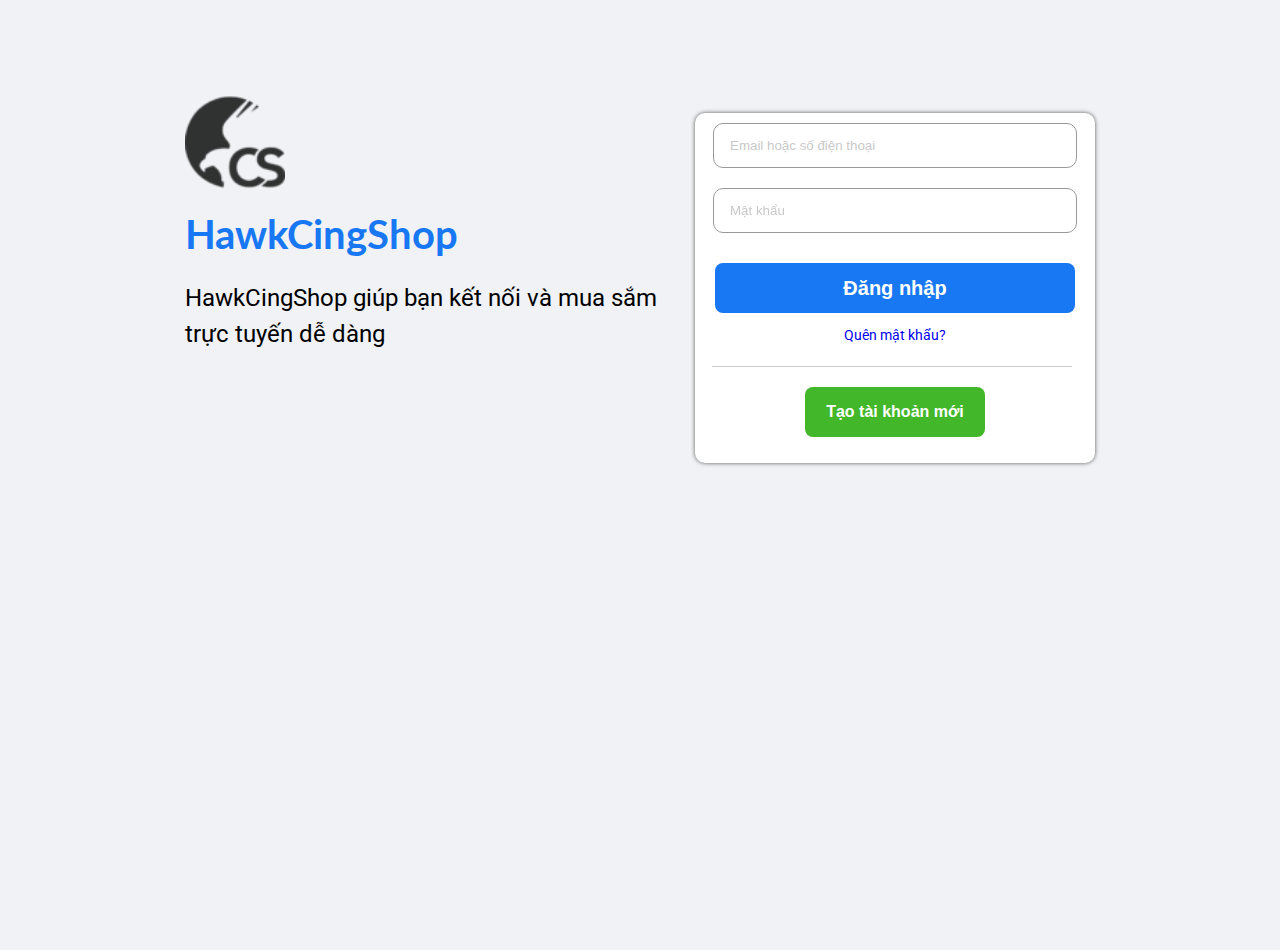
<file: index.html>
<!DOCTYPE html>
<html lang="en">
<head>
    <meta charset="UTF-8">
    <meta http-equiv="X-UA-Compatible" content="IE=edge">
    <meta name="viewport" content="width=device-width, initial-scale=1.0">
    <title>Hawk Cing Shop - Đăng nhập hoặc đăng ký</title>

    <!-- icon webpage -->
    <link rel="icon" href="/assets/icon/logoshop.png" type="image/gif">

    <!-- css -->
    <link rel="stylesheet" href="/css/main.css">


    <!-- fonts -->
    <link href="https://fonts.googleapis.com/css2?family=Roboto:ital,wght@0,300;0,400;0,500;0,700;0,900;1,400&display=swap" rel="stylesheet">
    <link href="https://fonts.googleapis.com/css2?family=Lato:ital,wght@1,900&family=Roboto:ital,wght@0,300;0,400;0,500;0,700;0,900;1,400&display=swap" rel="stylesheet">

    <!-- icon -->
    <link rel="stylesheet" href="https://fonts.googleapis.com/icon?family=Material+Icons">

    <!-- js -->
    
</head>
<body>
    <div class="main">

        <div class="container">
            <div class="app">
                 <!-- title -->
                <div class="title">
                    <img src="/assets/icon/logoshop.png" alt=""">
                    <h1 class="title__name">HawkCingShop</h1>
                    <h2 class="title__subname">HawkCingShop giúp bạn kết nối và mua sắm trực tuyến dễ dàng</h2>
    
                </div>
                <!-- form Login -->
               <div class="main__login">
                <div class="login">
                    <div class="login__group">
                        <form action="" name="formLogin" method="post" >
                            <div class="login__input">
                                <input type="text" class="email" id="email" required  placeholder="Email hoặc số điện thoại">
                                <input type="password" class="pass" id="pass" required placeholder="Mật khẩu">
                            </div>
                            <div class="btn">
                                <button class="btn__login" id="btn__login">Đăng nhập</button>
                               
                            </div>
                        </form>
                        <div class="forgetpass">
                            <a href="#">Quên mật khẩu?</a>
                        </div>
                        
                    </div>
                    <div class="btn">
                        <button class="btn__reg" id="btn__reg">Tạo tài khoản mới</button>
                    </div>
                </div>
               </div>
            </div>
        </div>
      
       
    </div>   
      <!-- overlay + modal -->
    <div class="overlay" id="overlay">
        <!-- rong~ -->
    </div>
    <div id="modal" class="modal" >
        <div class="reg">
            <div class="reg__title">
                <div class="title__reg">
                    <h1>Đăng ký</h1>
                    <span class="material-icons" id="close">
                        close
                        </span>
                </div>
                <h3>Nhanh chóng và dễ dàng</h3>
            </div>
            <div class="reg__group">
                <div class="form">
                    <form action="">
                        <div class="group__fullname">
                            <input type="text" class="reg__name first__name" required placeholder="Họ">
                            <input type="text" class="reg__name first__name" required placeholder="Tên">
                        </div>
                        <input type="text" class="reg__name" required placeholder="Số điện thoại hoặc email">
                        <input type="text" class="reg__name" required placeholder="Mật khẩu mới">

                        <div class="sinhnhat">
                            Sinh nhật 
    
                            <span class="material-icons">
                                help
                                </span>

                        </div>
                        <div class="select">

                            <select name="date" id="" class="date" required>
                                <option value="1">1</option>
                                <option value="2">2</option>
                                <option value="3">3</option>
                                <option value="4">4</option>
                                <option value="5">5</option>
                                <option value="6">6</option>
                                <option value="7">7</option>
                                <option value="8">8</option>
                                <option value="9">9</option>
                                <option value="10">10</option>
                            </select>
                            <select name="month" id="" class="month" required> 
                                <option value="1">Tháng 1</option>
                                <option value="2">Tháng 2</option>
                                <option value="3">Tháng 3</option>
                                <option value="4">Tháng 4</option>
                                <option value="5">Tháng 5</option>
                                <option value="1">Tháng 6</option>
                                <option value="2">Tháng 7</option>
                                <option value="3">Tháng 8</option>
                                <option value="4">Tháng 9</option>
                                <option value="5">Tháng 10</option>
                                <option value="4">Tháng 11</option>
                                <option value="5">Tháng 12</option>
                            </select>
    
                            <select name="year" id="" class="year" required>
                                <option value="">2000</option>
                                <option value="">2001</option>
                                <option value="">2002</option>
                                <option value="">2003</option>
                                <option value="">2004</option>
                                <option value="">2004</option>
                            </select>
                        </div>
                        <div class="gender__label">Giới tính  
                            <span class="material-icons">
                            help
                            </span>
                        </div>
                        <div class="gender__group">
                            <div class="gender">
                                <label for="male">Nam</label>
                                <input type="radio" name="gender" id="male">
                            </div>
                            <div class="gender">
                                <label for="female">Nữ</label>
                                <input type="radio" name="gender" id="female">
                            </div>   
                        </div>
                        <p class="law">Bằng cách nhấp vào Đăng ký, bạn đồng ý với <a href="#"> Điều khoản</a>, <a href="#">Chính sách dữ liệu và Chính sách cookie</a>  của chúng tôi. Bạn có thể nhận được thông báo của chúng tôi qua SMS và hủy nhận bất kỳ lúc nào.</p>
                            <div class="btn">
                                <!-- <input type="submit" class="reg" value="Đăng ký"> -->
                                <button class="reg" > Đăng ký</button>
                            </div>
                    </form>
                </div>
                </div>
        </div>
    </div> 
    <script src="/js/index.js" ></script>
</body>
</html>
</file>
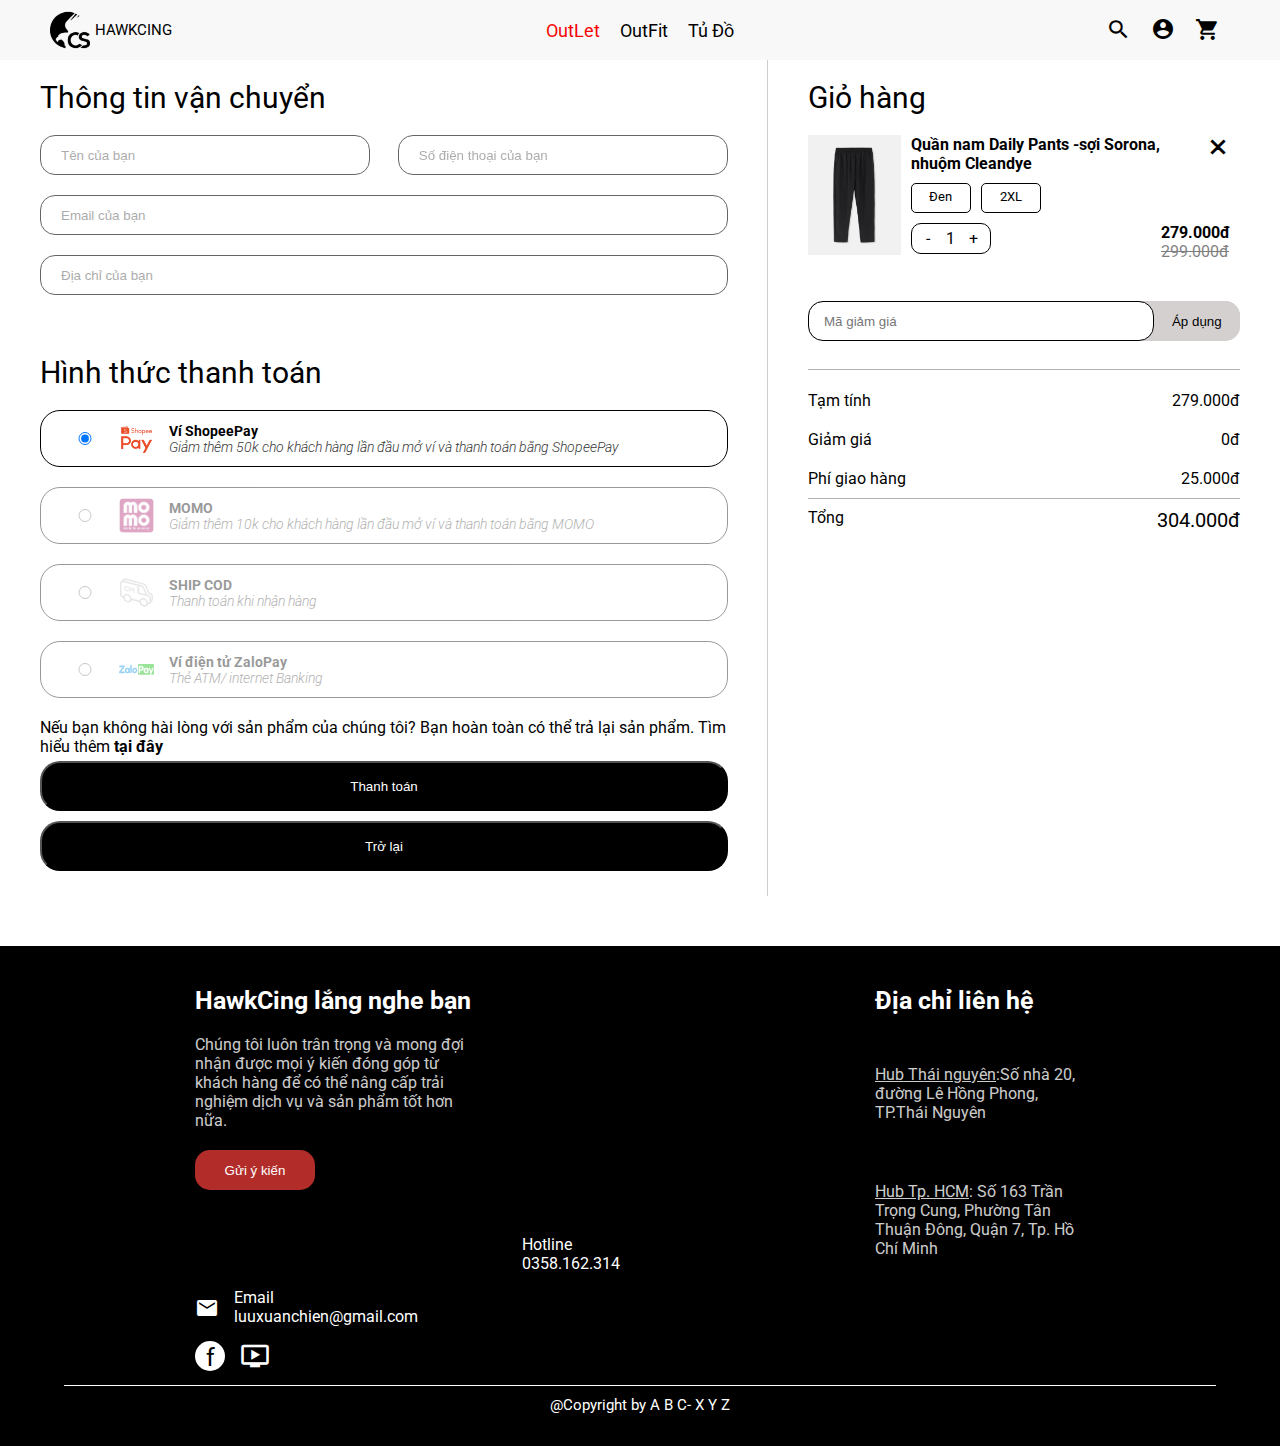
<file: cart.html>
<!DOCTYPE html>
<html lang="en">
<head>
    <meta charset="UTF-8">
    <meta http-equiv="X-UA-Compatible" content="IE=edge">
    <meta name="viewport" content="width=device-width, initial-scale=1.0">
    <title>HawkCing - Thanh toán</title>
    <link href="https://fonts.googleapis.com/css2?family=Roboto:ital,wght@0,300;0,400;0,500;0,700;0,900;1,400&display=swap" rel="stylesheet">
    <link href="https://fonts.googleapis.com/css2?family=Lato:ital,wght@1,900&family=Roboto:ital,wght@0,300;0,400;0,500;0,700;0,900;1,400&display=swap" rel="stylesheet">
    <link href="https://fonts.googleapis.com/css2?family=Lato:ital,wght@0,400;0,700;0,900;1,300;1,900&family=Roboto:ital,wght@0,300;0,400;0,500;0,700;0,900;1,400&display=swap" rel="stylesheet">

    <!-- icon -->
    <link rel="stylesheet" href="https://fonts.googleapis.com/icon?family=Material+Icons">
    <link rel="stylesheet" href="https://cdnjs.cloudflare.com/ajax/libs/font-awesome/4.7.0/css/font-awesome.min.css">
    <!-- css -->
    <link rel="stylesheet" href="/css/cart.css">

    <!-- icon--Website -->
    <link rel="icon" href="/assets/icon/logoshop.png" type="image/gif">
</head>
<body>
    <div class="main">
        <!-- header -->
        <div class="header">
            <!-- logo -->
            <div class="logo">
                <img src="/assets/icon/logoshop.png" alt="">
                <p class="logo__title" id="logo__title">HAWKCING</p>
            </div>
            <div class="menu">
                <div class="menu__content menu__outlet" id="menu_outlet">OutLet</div>
                <div class="menu__content menu__outfit">OutFit</div>
                <div class="menu__content menu__tudo">Tủ Đồ</div>
            </div>
            <!-- tool -->
            <span class="material-icons" id="back__icon">
                arrow_back
                </span>
            <input type="text" class="search" id="search" placeholder="Nhập thông tin cần tìm và ấn enter">
            <div class="tool">
                
                <span class="material-icons search__icon" id="search__icon">
                    search
                </span>
                <div class="user__control--show">
                    <span class="material-icons user__control ">
                        account_circle
                    </span>
                    <!-- show info user -->
                     <div class="info">
                        <div class="user" id="user">
                        <span class="material-icons user__icon">
                            verified_user
                        </span>
                        <p>Xin chào! Lưu Xuân Chiến</p>
                        
                        </div>
                        <div class="user__info" id="user__info">
                            <span class="material-icons">
                                sentiment_satisfied_alt
                                </span>
                            <p>Thông tin cá nhân</p>
                        </div>
                        <div class="logout" id="logout">
                        <span class="material-icons logout__icon">
                            logout
                            </span>
                            <p>Đăng xuất</p>
                        </div>

                  
                    </div>
                </div>
               
                <span class="material-icons cart__icon" id="cart">
                    shopping_cart
                </span>
            </div>

           
        </div>
        
        <!-- content -->
        <div class="grid">
            <div class="grid__column grid__column-left">
                <div class="cart-section cart-section-element">
                    <p class="title">Thông tin vận chuyển</p>
                    <div class="form-group-head">
                        <input type="text" class="group-control-head" placeholder="Tên của bạn">
                        <input type="text" class="group-control-head" placeholder="Số điện thoại của bạn">
                    </div>
                    <div class="form-group">
                        <input type="email" class="group-control" placeholder="Email của bạn">
                    </div>
                    <div class="form-group">
                        <input type="text" class="group-control" placeholder="Địa chỉ của bạn">
                    </div>

                </div>
                <div class="cart-section cart-section-element">
                    <div class="title">Hình thức thanh toán</div>
                    <div class="cart-form cart-form-check ">
                        <input type="radio" name="price" checked="true" class="check-cart" value="1">
                        <img src="/assets/img/img/cart/shopeePay.png" alt="shopee">
                        <div class="detail">
                            <span class="detail-head">Ví ShopeePay</span>
                            <span class="detail-body">Giảm thêm 50k cho khách hàng lần đầu mở ví và thanh toán bằng ShopeePay</span>
                        </div>
                    </div>
                    <div class="cart-form">
                        <input type="radio" name="price" class="check-cart" value="2">
                        <img src="/assets/img/img/cart/momo.png" alt="momo">
                        <div class="detail">
                            <span class="detail-head">MOMO</span>
                            <span class="detail-body">Giảm thêm 10k cho khách hàng lần đầu mở ví và thanh toán bằng MOMO</span>
                        </div>
                    </div>
                    <div class="cart-form">
                        <input type="radio" name="price" class="check-cart" value="2">
                        <img src="/assets/img/img/cart/COD.svg" alt="cod">
                        <div class="detail">
                            <span class="detail-head">SHIP COD</span>
                            <span class="detail-body">Thanh toán khi nhận hàng</span>
                        </div>
                    </div>
                    <div class="cart-form">
                        <input type="radio" name="price" class="check-cart" value="3">
                        <img src="/assets/img/img/cart/zalopay.svg" alt="zalopay">
                        <div class="detail">
                            <span class="detail-head">Ví điện tử ZaloPay</span>
                            <span class="detail-body">Thẻ ATM/ internet Banking</span>
                        </div>
                    </div>
                    <p class="cart-return-text">Nếu bạn không hài lòng với sản phẩm của chúng tôi? Bạn hoàn toàn có thể trả lại sản phẩm. Tìm hiểu thêm <a href="#">tại đây</a></p>
                    <button class="btn checkout-btn">Thanh toán</button>
                    <button class="btn btn-return">Trở lại</button>
                </div>
            </div>
            <div class="grid__column grid__column-right">
                <div class="cart-section">
                    <div class="title">Giỏ hàng</div>
                    <div class="cart-item">
                        <img src="/assets/img/img/hang_ngay/ao3_3.jpg" alt="quan nam">
                       <div class="cart-item-info">
                        <div class="cart-item__title">
                            <span>Quần nam Daily Pants -sợi Sorona, nhuộm Cleandye</span>
                            <span class="material-icons">
                                close
                                </span>
                        </div>
                        <div class="cart-item__action">
                            <div class="cart-item__choose">
                                <div class="cart-item__color">Đen</div>
                                <div class="cart-item__color">2XL</div>
                            </div>
                            <div class="cart-item__quantity">
                                <div class="quantity">
                                    <div class="dad">
                                        <div class="control">-</div>
                                        <div class="soluong">1 </div>
                                        <div class="control">+</div>
                                    </div>
                                </div>
                                <div class="quantity__title">
                                    <span>279.000đ</span>
                                    <del>299.000đ</del>
                                </div>
                            </div>
                        </div>
                       </div>
                        
                    </div>
                    <div class="sale">
                        <input type="text" placeholder="Mã giảm giá" class="salecode">
                        <button class="apply-sale" id="apply-sale">Áp dụng</button>
                    </div>
                    <div class="price-info">
                            <div class="price-info__item">
                                <p>Tạm tính</p>
                                <span>279.000đ</span>
                            </div>
                            <div class="price-info__item">
                                <p>Giảm giá</p>
                                <span>0đ</span>
                            </div>
                            <div class="price-info__item">
                                <p>Phí giao hàng</p>
                                <span>25.000đ</span>
                            </div>
                            <div class="price-info__item price-info__item--sum">
                                <p>Tổng</p>
                                <span>304.000đ</span>
                            </div>
                    </div>
                </div>
            </div>
        </div>
        
        <!-- footer -->
        <div class="about__site">
            <div class="site__heading">
                 <h4>HawkCing lắng nghe bạn</h4>
                 <p>Chúng tôi luôn trân trọng và mong đợi nhận được mọi ý kiến đóng góp 
                từ khách hàng để có thể nâng cấp trải nghiệm dịch vụ và sản phẩm tốt hơn nữa.
                 </p>
                 <button class="send__feedback">Gửi ý kiến</button>
            <!-- footer info -->
                <div class="footer__info">
                     <span class="material-icons">
                    support_agent
                    </span>
                    <div class="footer__info--title">
                    <span>Hotline</span>
                    <p>0358.162.314</p>
                    </div>
                </div>

                <div class="footer__info">
                    <span class="material-icons">
                    email
                    </span>
                    <div class="footer__info--title">
                        <span>Email</span>
                        <p>luuxuanchien@gmail.com</p>
                    </div>

                </div>

                <div class="footer__contact">
                    <div class="facebook__contact">f</div>
                
                    <div class="ytb">

                    <span class="material-icons youtube__contact">
                        ondemand_video
                        </span>
                    </div>
                </div>       
            </div>
            <div class="site__content">
                <h4>Địa chỉ liên hệ</h4>
                <div class="footer__address"><p>
                    <u>Hub Thái nguyên</u>:Số nhà 20, đường Lê Hồng Phong, TP.Thái Nguyên
                </p> </div>
                <div class="footer__address">
                    <p>
                        <u>
                            Hub Tp. HCM</u>:
                            Số 163 Trần Trọng Cung, Phường Tân Thuận Đông,
                             Quận 7, Tp. Hồ Chí Minh
                    </p>
                </div>
            </div>
        </div>
    </div>
    <script src="/js/cart.js"></script>
</body>
</html>
</file>
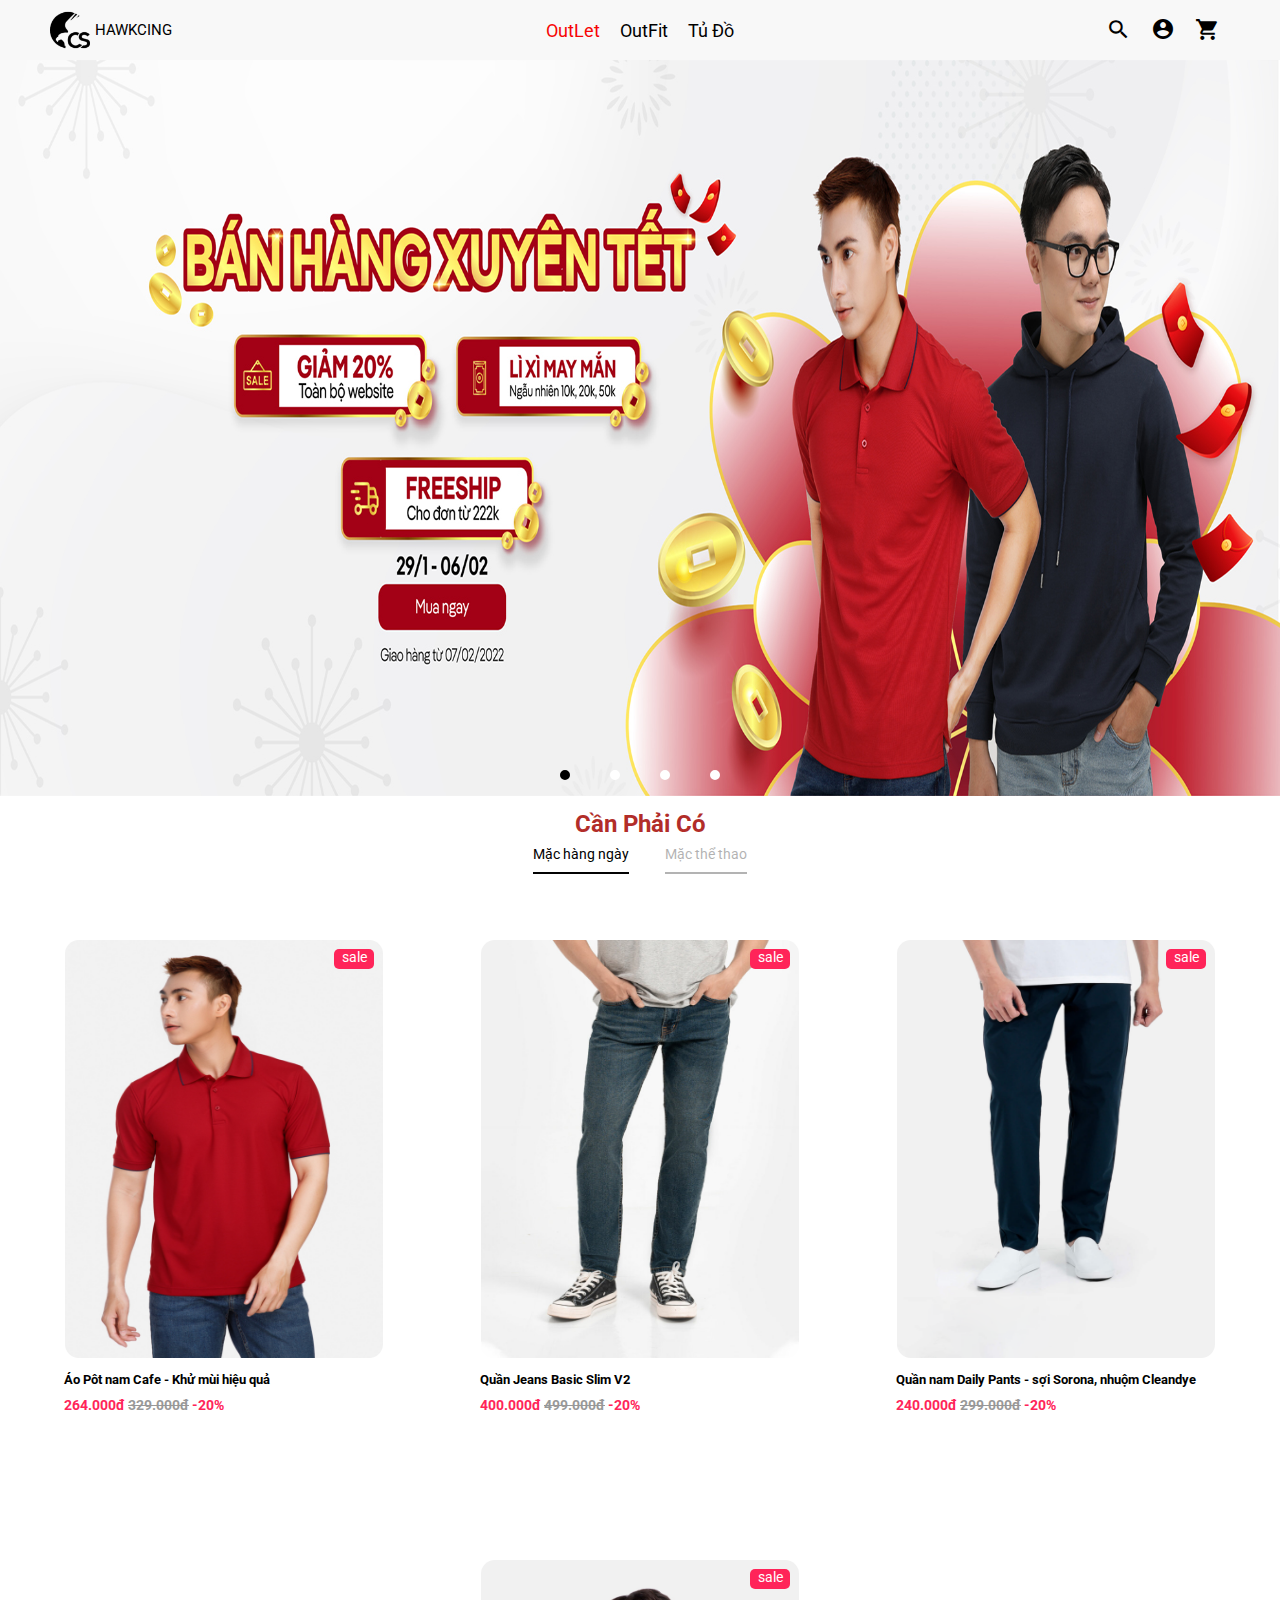
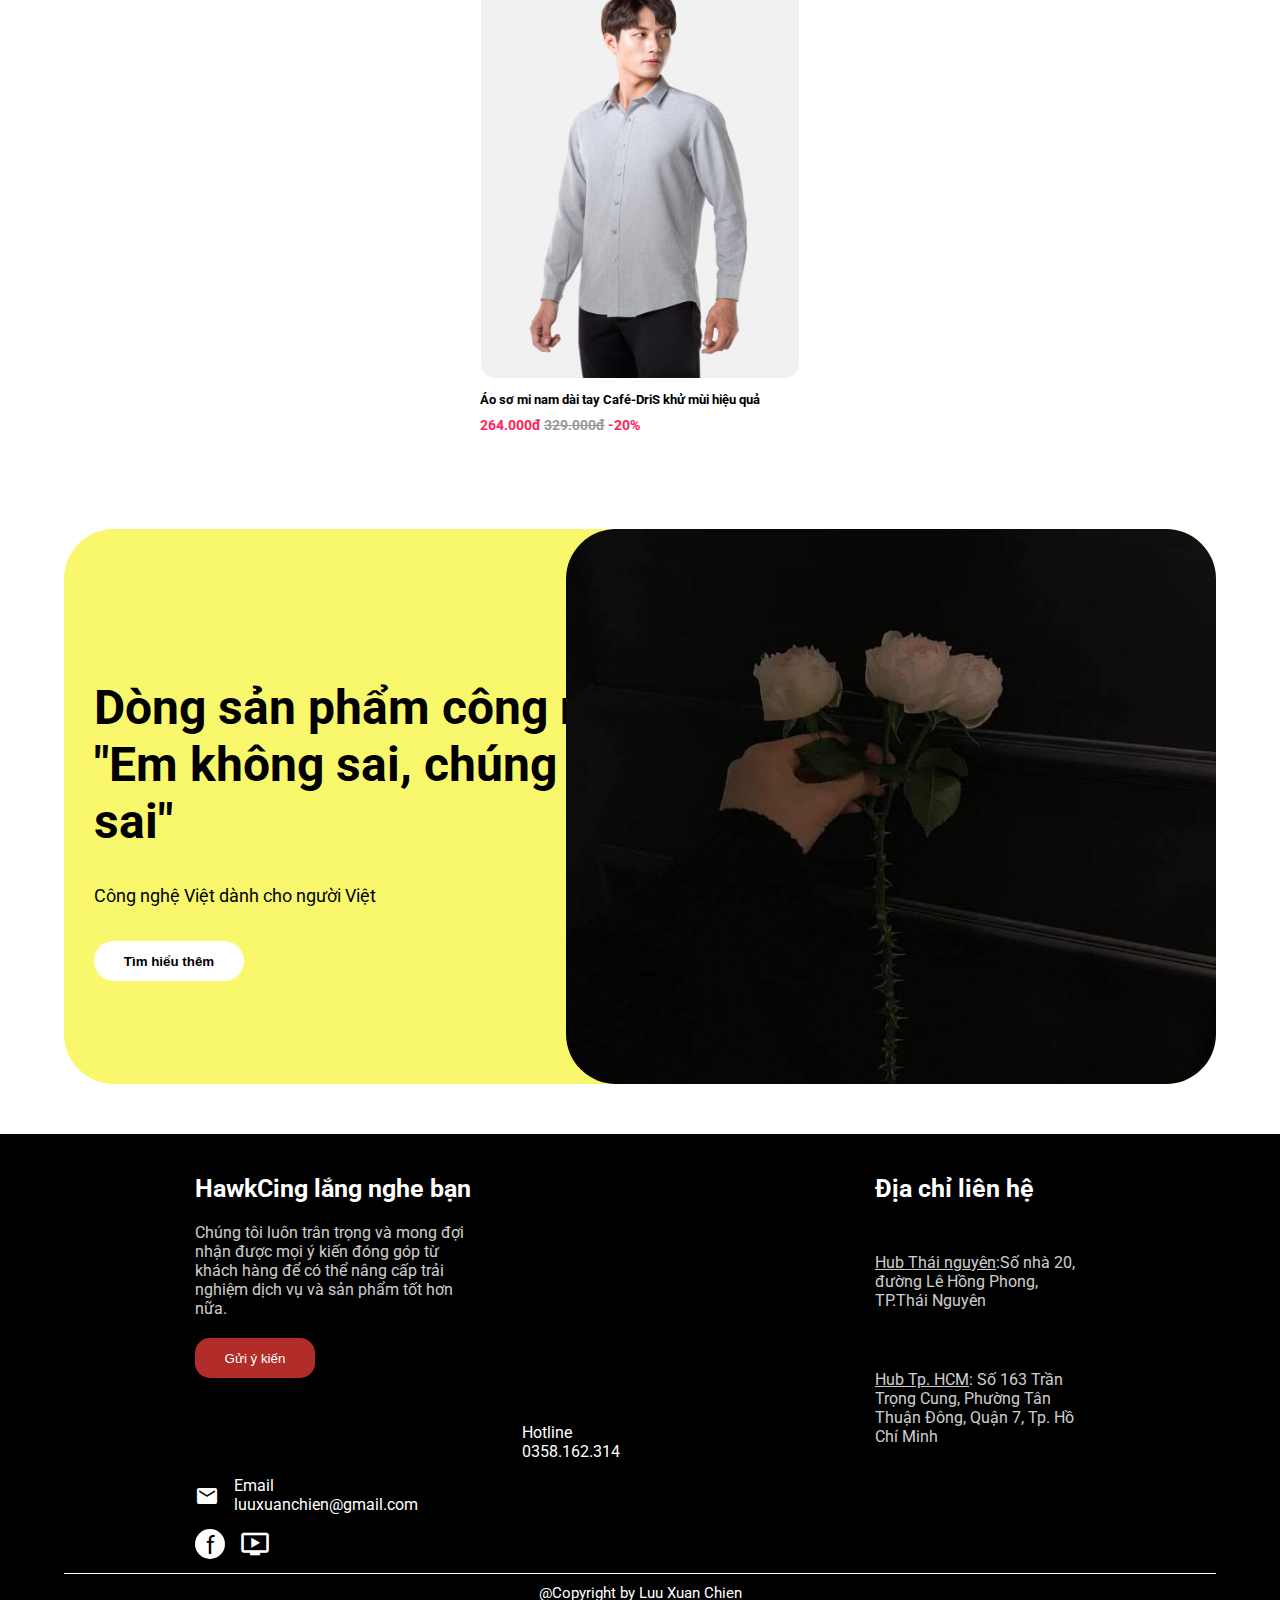
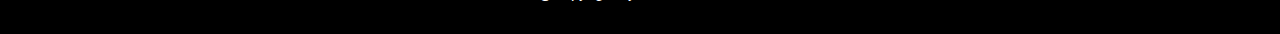
<file: home.html>
<!DOCTYPE html>
<html lang="en">
<head>
    <meta charset="UTF-8">
    <meta http-equiv="X-UA-Compatible" content="IE=edge">
    <meta name="viewport" content="width=device-width, initial-scale=1.0">
    <title>Hawk Cing Shop - Thiên đường mua sắm</title>

     <!-- fonts -->
     <link href="https://fonts.googleapis.com/css2?family=Roboto:ital,wght@0,300;0,400;0,500;0,700;0,900;1,400&display=swap" rel="stylesheet">
     <link href="https://fonts.googleapis.com/css2?family=Lato:ital,wght@1,900&family=Roboto:ital,wght@0,300;0,400;0,500;0,700;0,900;1,400&display=swap" rel="stylesheet">
     <link href="https://fonts.googleapis.com/css2?family=Lato:ital,wght@0,400;0,700;0,900;1,300;1,900&family=Roboto:ital,wght@0,300;0,400;0,500;0,700;0,900;1,400&display=swap" rel="stylesheet">

     <!-- icon -->
     <link rel="stylesheet" href="https://fonts.googleapis.com/icon?family=Material+Icons">
     <link rel="stylesheet" href="https://cdnjs.cloudflare.com/ajax/libs/font-awesome/4.7.0/css/font-awesome.min.css">
     <!-- css -->
     <link rel="stylesheet" href="/css/home.css">

     <!-- icon--Website -->
     <link rel="icon" href="/assets/icon/logoshop.png" type="image/gif">
    
</head>
<body>
      
        <div class="main">
            <!-- header -->
            <div class="header">
                <!-- logo -->
                <div class="logo">
                    <img src="/assets/icon/logoshop.png" alt="">
                    <p class="logo__title" id="logo__title">HAWKCING</p>
                </div>
                <div class="menu">
                    <div class="menu__content menu__outlet" id="menu_outlet">OutLet</div>
                    <div class="menu__content menu__outfit">OutFit</div>
                    <div class="menu__content menu__tudo">Tủ Đồ</div>
                </div>
                <!-- tool -->
                <span class="material-icons" id="back__icon">
                    arrow_back
                    </span>
                <input type="text" class="search" id="search" placeholder="Nhập thông tin cần tìm và ấn enter">
                <div class="tool">
                    
                    <span class="material-icons search__icon" id="search__icon">
                        search
                    </span>
                    <div class="user__control--show">
                        <span class="material-icons user__control ">
                            account_circle
                        </span>
                        <!-- show info user -->
                        <div class="info">
                            <div class="user" id="user">
                            <span class="material-icons user__icon">
                                verified_user
                            </span>
                            <p>Xin chào! Lưu Xuân Chiến</p>
                            
                            </div>
                            <div class="user__info" id="user__info">
                                <span class="material-icons">
                                    sentiment_satisfied_alt
                                    </span>
                                <p>Thông tin cá nhân</p>
                            </div>
                            <div class="logout" id="logout">
                            <span class="material-icons logout__icon">
                                logout
                                </span>
                                <p>Đăng xuất</p>
                            </div>

                      
                        </div>
                    </div>
                   
                    <span class="material-icons cart__icon" id="cart">
                        shopping_cart
                    </span>
                </div>

               
            </div>
            <!-- slider -->
            <div class="slider">
                <div class="mySlide">
                    <img  src="/assets/img/slider/slide1.jpg" alt="Giảm giá 20%">
                </div>
                <div class="mySlide">
                    <img src="/assets/img/slider/slide2.jpg" alt="Tết lo hết ">
                </div>
                <div class="mySlide">
                    <img src="/assets/img/slider/slide3.jpg" alt="">
                </div>
                <div class="mySlide">
                    <img src="/assets/img/slider/slide4.jpg" alt="">
                </div>
                <div class="dot">
                    <div class="dot__slide "></div>
                    <div class="dot__slide "></div>
                    <div class="dot__slide "></div>
                    <div class="dot__slide "></div>

                </div>
            </div>
            <!-- content -->
            <div class="content">
                <!-- title -->
                <div class="content__header">
                    <span>Cần Phải Có            
                    </span>
                </div>
                <div class="tab__header">
                    <div class="item__tab">
                        <div class="tab__item item__day tab__item--on" id="normal">Mặc hàng ngày</div>
                        <div class="dash dash--on"></div>
                    </div>
                    <div class="item__tab">
                        <div class="tab__item item__sport" id="sport">Mặc thể thao</div>
                        <div class="dash" ></div>
                    </div>
                </div>
                <div class="home__tab">
                    <!-- item1 -->
                    <div class="item">
                       
                        <div class="item__pic">
                            <a href="/Product.html">
                                <img src="/assets/img/img/hang_ngay/ao1.jpeg" alt="áo nam" class="item__shirt">
                                <img src="/assets/img/img/hang_ngay/ao1_1.jpg" alt="aso thun nam" class="item__shirt1">
                            </a>
                           
                            <div class="item__size">
                                <div class="item__sub">M</div>
                                <div class="item__sub">L</div>
                                <div class="item__sub">XL</div>
                                <div class="item__sub">2XL</div>
                            </div>
                            <div class="item__sale">sale</div>
                        </div>
                        
                        <div class="item__title">Áo Pôt nam Cafe - Khử mùi hiệu quả</div>
                        <div class="item__price">
                            <span>264.000đ</span>
                            <del>329.000đ</del>
                            <span>-20%</span>
                        </div>
                    </div>

                    <!-- item2 -->
                    <div class="item">
                       
                        <div class="item__pic">
                            <a href="/Product.html">
                                <img src="/assets/img/img/hang_ngay/ao2.jpeg" alt="áo nam" class="item__shirt">
                                <img src="/assets/img/img/hang_ngay/ao2_2.jpg" alt="aso thun nam" class="item__shirt1">
                            </a>
                            <div class="item__size">
                                <div class="item__sub">M</div>
                                <div class="item__sub">L</div>
                                <div class="item__sub">XL</div>
                                <div class="item__sub">2XL</div>
                            </div>
                            <div class="item__sale">sale</div>
                        </div>
                        
                        <div class="item__title">Quần Jeans Basic Slim V2
                        </div>
                        <div class="item__price">
                            <span>400.000đ</span>
                            <del>499.000đ</del>
                            <span>-20%</span>
                        </div>
                    </div>

                    <!-- item3 -->
                    <div class="item">
                       
                        <div class="item__pic">
                            <a href="/Product.html">
                                <img src="/assets/img/img/hang_ngay/ao3.png" alt="áo nam" class="item__shirt">
                                <img src="/assets/img/img/hang_ngay/ao3_3.jpg" alt="aso thun nam" class="item__shirt1">
                            </a>
                            <div class="item__size">
                                <div class="item__sub">M</div>
                                <div class="item__sub">L</div>
                                <div class="item__sub">XL</div>
                                <div class="item__sub">2XL</div>
                            </div>
                            <div class="item__sale">sale</div>
                        </div>
                        
                        <div class="item__title">Quần nam Daily Pants - sợi Sorona, nhuộm Cleandye</div>
                        <div class="item__price">
                            <span>240.000đ</span>
                            <del>299.000đ</del>
                            <span>-20%</span>
                        </div>
                    </div>

                    <!-- item4 -->
                    <div class="item">
                       
                        <div class="item__pic">
                            <a href="/Product.html">
                                <img src="/assets/img/img/hang_ngay/ao4.jpg" alt="áo nam" class="item__shirt">
                                <img src="/assets/img/img/hang_ngay/ao4.jpg" alt="aso thun nam" class="item__shirt1">
                            </a>
                            <div class="item__size">
                                <div class="item__sub">M</div>
                                <div class="item__sub">L</div>
                                <div class="item__sub">XL</div>
                                <div class="item__sub">2XL</div>
                            </div>
                            <div class="item__sale">sale</div>
                        </div>
                        
                        <div class="item__title">Áo sơ mi nam dài tay Café-DriS khử mùi hiệu quả</div>
                        <div class="item__price">
                            <span>264.000đ</span>
                            <del>329.000đ</del>
                            <span>-20%</span>
                        </div>
                    </div>
                </div>
            </div>


            <div class="content__info">
                <div class="about__card">
                    <div class="about__card--heading">Dòng sản phẩm công nghệ "Em không sai, chúng ta sai"</div>
                    <p>Công nghệ Việt dành cho người Việt</p>
                    <button class="about__me" id="btn__aboutme">Tìm hiểu thêm</button>
                </div>
                
                <div class="about__pic">
                    <img src="/assets/img/avt.jpg" alt="avt">
                </div>
            </div>
            

            <!-- theme--order -->
            




            <div class="about__site">
                <div class="site__heading">
                     <h4>HawkCing lắng nghe bạn</h4>
                     <p>Chúng tôi luôn trân trọng và mong đợi nhận được mọi ý kiến đóng góp 
                    từ khách hàng để có thể nâng cấp trải nghiệm dịch vụ và sản phẩm tốt hơn nữa.
                     </p>
                     <button class="send__feedback">Gửi ý kiến</button>
                <!-- footer info -->
                    <div class="footer__info">
                         <span class="material-icons">
                        support_agent
                        </span>
                        <div class="footer__info--title">
                        <span>Hotline</span>
                        <p>0358.162.314</p>
                        </div>
                    </div>

                    <div class="footer__info">
                        <span class="material-icons">
                        email
                        </span>
                        <div class="footer__info--title">
                            <span>Email</span>
                            <p>luuxuanchien@gmail.com</p>
                        </div>

                    </div>

                    <div class="footer__contact">
                        <div class="facebook__contact">f</div>
                    
                        <div class="ytb">

                        <span class="material-icons youtube__contact">
                            ondemand_video
                            </span>
                        </div>
                    </div>       
                </div>
                <div class="site__content">
                    <h4>Địa chỉ liên hệ</h4>
                    <div class="footer__address"><p>
                        <u>Hub Thái nguyên</u>:Số nhà 20, đường Lê Hồng Phong, TP.Thái Nguyên
                    </p> </div>
                    <div class="footer__address">
                        <p>
                            <u>
                                Hub Tp. HCM</u>:
                                Số 163 Trần Trọng Cung, Phường Tân Thuận Đông,
                                 Quận 7, Tp. Hồ Chí Minh
                        </p>
                    </div>
                </div>
            </div>
        </div>

        <!-- script -->
     <script src="/js/home.js"></script>
</body>
</html>
</file>
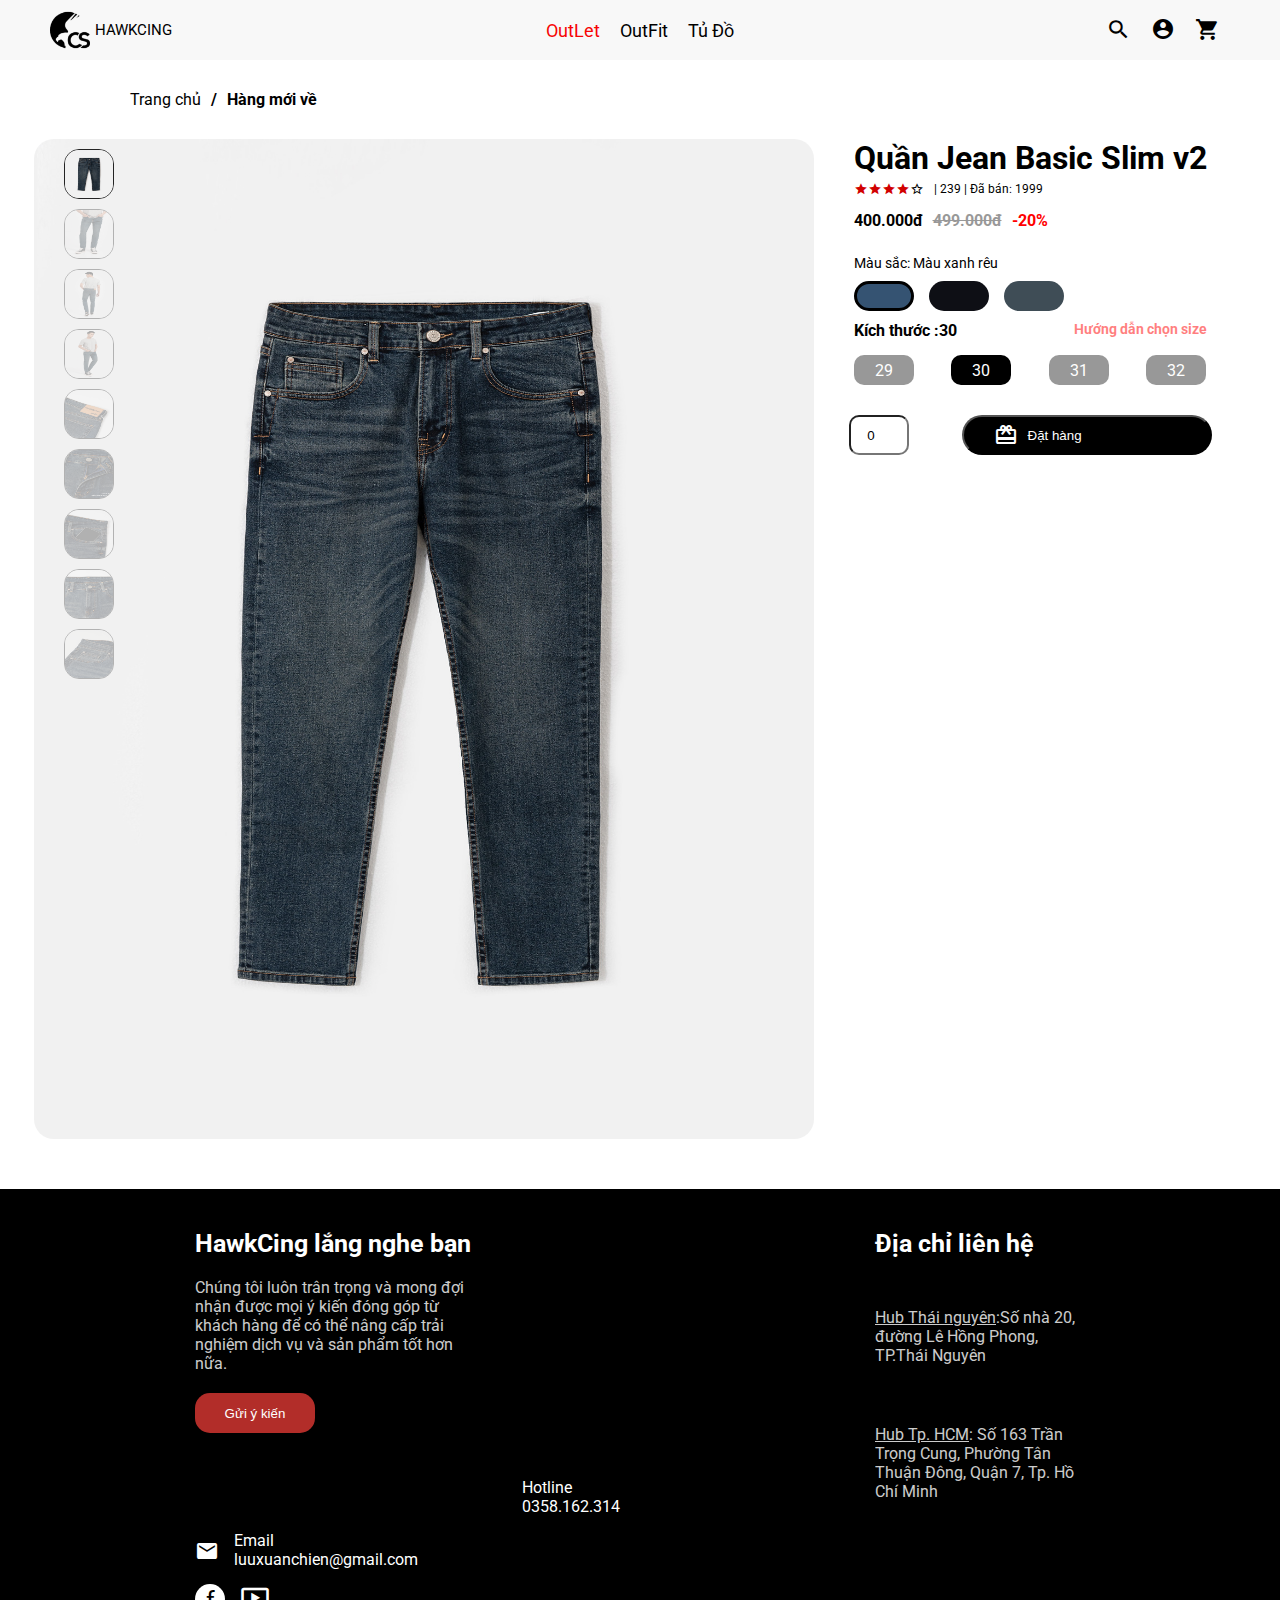
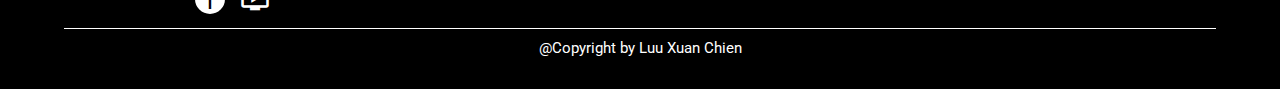
<file: Produce.html>
<!DOCTYPE html>
<html lang="en">
<head>
    <meta charset="UTF-8">
    <meta http-equiv="X-UA-Compatible" content="IE=edge">
    <meta name="viewport" content="width=device-width, initial-scale=1.0">
    <title>Hawk Cing Shop - Thiên đường mua sắm</title>

     <!-- fonts -->
     <link href="https://fonts.googleapis.com/css2?family=Roboto:ital,wght@0,300;0,400;0,500;0,700;0,900;1,400&display=swap" rel="stylesheet">
     <link href="https://fonts.googleapis.com/css2?family=Lato:ital,wght@1,900&family=Roboto:ital,wght@0,300;0,400;0,500;0,700;0,900;1,400&display=swap" rel="stylesheet">
     <link href="https://fonts.googleapis.com/css2?family=Lato:ital,wght@0,400;0,700;0,900;1,300;1,900&family=Roboto:ital,wght@0,300;0,400;0,500;0,700;0,900;1,400&display=swap" rel="stylesheet">

     <!-- icon -->
     <link rel="stylesheet" href="https://fonts.googleapis.com/icon?family=Material+Icons">
     <link rel="stylesheet" href="https://cdnjs.cloudflare.com/ajax/libs/font-awesome/4.7.0/css/font-awesome.min.css">
     <!-- css -->
     <link rel="stylesheet" href="/css/container.css">

     <!-- icon--Website -->
     <link rel="icon" href="/assets/icon/logoshop.png" type="image/gif">
    
</head>
<body>
        <div class="main">
            <!-- header -->
            <div class="header">
                <!-- logo -->
                <div class="logo">
                    <img src="/assets/icon/logoshop.png" alt="">
                    <p class="logo__title" id="logo__title">HAWKCING</p>
                </div>
                <div class="menu">
                    <div class="menu__content menu__outlet" id="menu_outlet">OutLet</div>
                    <div class="menu__content menu__outfit">OutFit</div>
                    <div class="menu__content menu__tudo">Tủ Đồ</div>
                </div>
                <!-- tool -->
                <span class="material-icons" id="back__icon">
                    arrow_back
                    </span>
                <input type="text" class="search" id="search" placeholder="Nhập thông tin cần tìm và ấn enter">
                <div class="tool">
                    
                    <span class="material-icons search__icon" id="search__icon">
                        search
                    </span>
                    <div class="user__control--show">
                        <span class="material-icons user__control ">
                            account_circle
                        </span>
                        <!-- show info user -->
                         <div class="info">
                            <div class="user" id="user">
                            <span class="material-icons user__icon">
                                verified_user
                            </span>
                            <p>Xin chào! Lưu Xuân Chiến</p>
                            
                            </div>
                        <div class="logout" id="logout">
                            <span class="material-icons logout__icon">
                                logout
                                </span>
                                <p>Đăng xuất</p>
                            </div>
                        </div>
                    </div>
                   
                    <span class="material-icons cart__icon" id="cart">
                        shopping_cart
                    </span>
                </div>
            </div>
            <!-- content -->
            <div class="content">
                
                <div class="content__heading"> 
                    <p>Trang chủ</p>
                    <p class="clone">Hàng mới về</p>
                </div>
                <div class="item__img">
                    
                    <div class="main__item">
                        <div class="item__show">
                            <img src="/assets//img/img__container/img1.jpg" alt="" class="item__img__show item__img__show--on">
                            <img src="/assets//img/img__container/img2.jpg" alt="" class="item__img__show">
                            <img src="/assets//img/img__container/img3.jpg" alt="" class="item__img__show">
                            <img src="/assets//img/img__container/img4.jpg" alt="" class="item__img__show">
                            <img src="/assets//img/img__container/img5.jpg" alt="" class="item__img__show">
                            <img src="/assets//img/img__container/img6.jpg" alt="" class="item__img__show">
                            <img src="/assets//img/img__container/img7.jpg" alt="" class="item__img__show">
                            <img src="/assets//img/img__container/img8.jpg" alt="" class="item__img__show">
                            <img src="/assets//img/img__container/img9.jpg" alt="" class="item__img__show">
                        </div>
                        <div class="item__subshow">
                            <img src="/assets//img/img__container/img1.jpg" alt="" class="img__show img--click" style="display: block;">
                            <img src="/assets//img/img__container/img2.jpg" alt="" class="img__show" style="display: block;">
                            <img src="/assets//img/img__container/img3.jpg" alt="" class="img__show" style="display: block;">
                            <img src="/assets//img/img__container/img4.jpg" alt="" class="img__show" style="display: block;">
                            <img src="/assets//img/img__container/img5.jpg" alt="" class="img__show" style="display: block;">
                            <img src="/assets//img/img__container/img6.jpg" alt="" class="img__show" style="display: block;">
                            <img src="/assets//img/img__container/img7.jpg" alt="" class="img__show" style="display: block;">
                            <img src="/assets//img/img__container/img8.jpg" alt="" class="img__show" style="display: block;">
                            <img src="/assets//img/img__container/img9.jpg" alt="" class="img__show" style="display: block;">
                        </div>
                       
                    </div>
                    <div class="info_item">
                        <h1 class="produce__title">Quần Jean Basic Slim v2</h1>
                        <div class="review__rating">
                            <span class="material-icons icon">
                                star
                                </span>
                            <span class="material-icons icon">
                                    star
                                    </span>
                            <span class="material-icons icon">
                                        star
                                        </span>
                            <span class="material-icons icon">
                                            star
                                            </span>
                            <span class="material-icons icon--white">
                                                star_border
                                                </span>
                            <div class="review__rating--label">
                                | 239 | Đã bán: 1999
                            </div>
                        </div>

                        <div class="price">
                            <p>400.000đ</p>
                            <del>499.000đ</del>
                            <span>-20%</span>
                        </div>

                        <div class="color">
                            <p>Màu sắc: Màu xanh rêu</p>
                            <div class="size">
                                <div class="size__color green"></div>
                                <div class="size__color red"></div>
                                <div class="size__color blue"></div>
                            </div>

                            <div class="option__heading">
                                <span>Kích thước :30 </span>
                                <a href="#">Hướng dẫn chọn size</a>
                            </div>
                            <div class="option__select">
                                <div class="select__size">29</div>
                                <div class="select__size size__30">30</div>
                                <div class="select__size">31</div>
                                <div class="select__size">32</div>
                            </div>
                        </div>

                        <div class="add__cart">
                            <input type="number" value="0" min="0" max="10">
                            <button class="add__to__cart" id="add__to__cart"><span class="material-icons icon">
                                card_giftcard
                                </span>
                                <p>Đặt hàng</p>
                            </button>
                        </div>
                    </div>
                </div>
            </div>
            <div class="about__site">
                <div class="site__heading">
                     <h4>HawkCing lắng nghe bạn</h4>
                     <p>Chúng tôi luôn trân trọng và mong đợi nhận được mọi ý kiến đóng góp 
                    từ khách hàng để có thể nâng cấp trải nghiệm dịch vụ và sản phẩm tốt hơn nữa.
                     </p>
                     <button class="send__feedback">Gửi ý kiến</button>
                <!-- footer info -->
                    <div class="footer__info">
                         <span class="material-icons">
                        support_agent
                        </span>
                        <div class="footer__info--title">
                        <span>Hotline</span>
                        <p>0358.162.314</p>
                        </div>
                    </div>

                    <div class="footer__info">
                        <span class="material-icons">
                        email
                        </span>
                        <div class="footer__info--title">
                            <span>Email</span>
                            <p>luuxuanchien@gmail.com</p>
                        </div>

                    </div>

                    <div class="footer__contact">
                        <div class="facebook__contact">f</div>
                    
                        <div class="ytb">

                        <span class="material-icons youtube__contact">
                            ondemand_video
                            </span>
                        </div>
                    </div>       
                </div>
                <div class="site__content">
                    <h4>Địa chỉ liên hệ</h4>
                    <div class="footer__address"><p>
                        <u>Hub Thái nguyên</u>:Số nhà 20, đường Lê Hồng Phong, TP.Thái Nguyên
                    </p> </div>
                    <div class="footer__address">
                        <p>
                            <u>
                                Hub Tp. HCM</u>:
                                Số 163 Trần Trọng Cung, Phường Tân Thuận Đông,
                                 Quận 7, Tp. Hồ Chí Minh
                        </p>
                    </div>
                </div>
            </div>
        </div>

        <!-- script -->
        <script src="/js/container.js"></script>
</body>
</html>
</file>
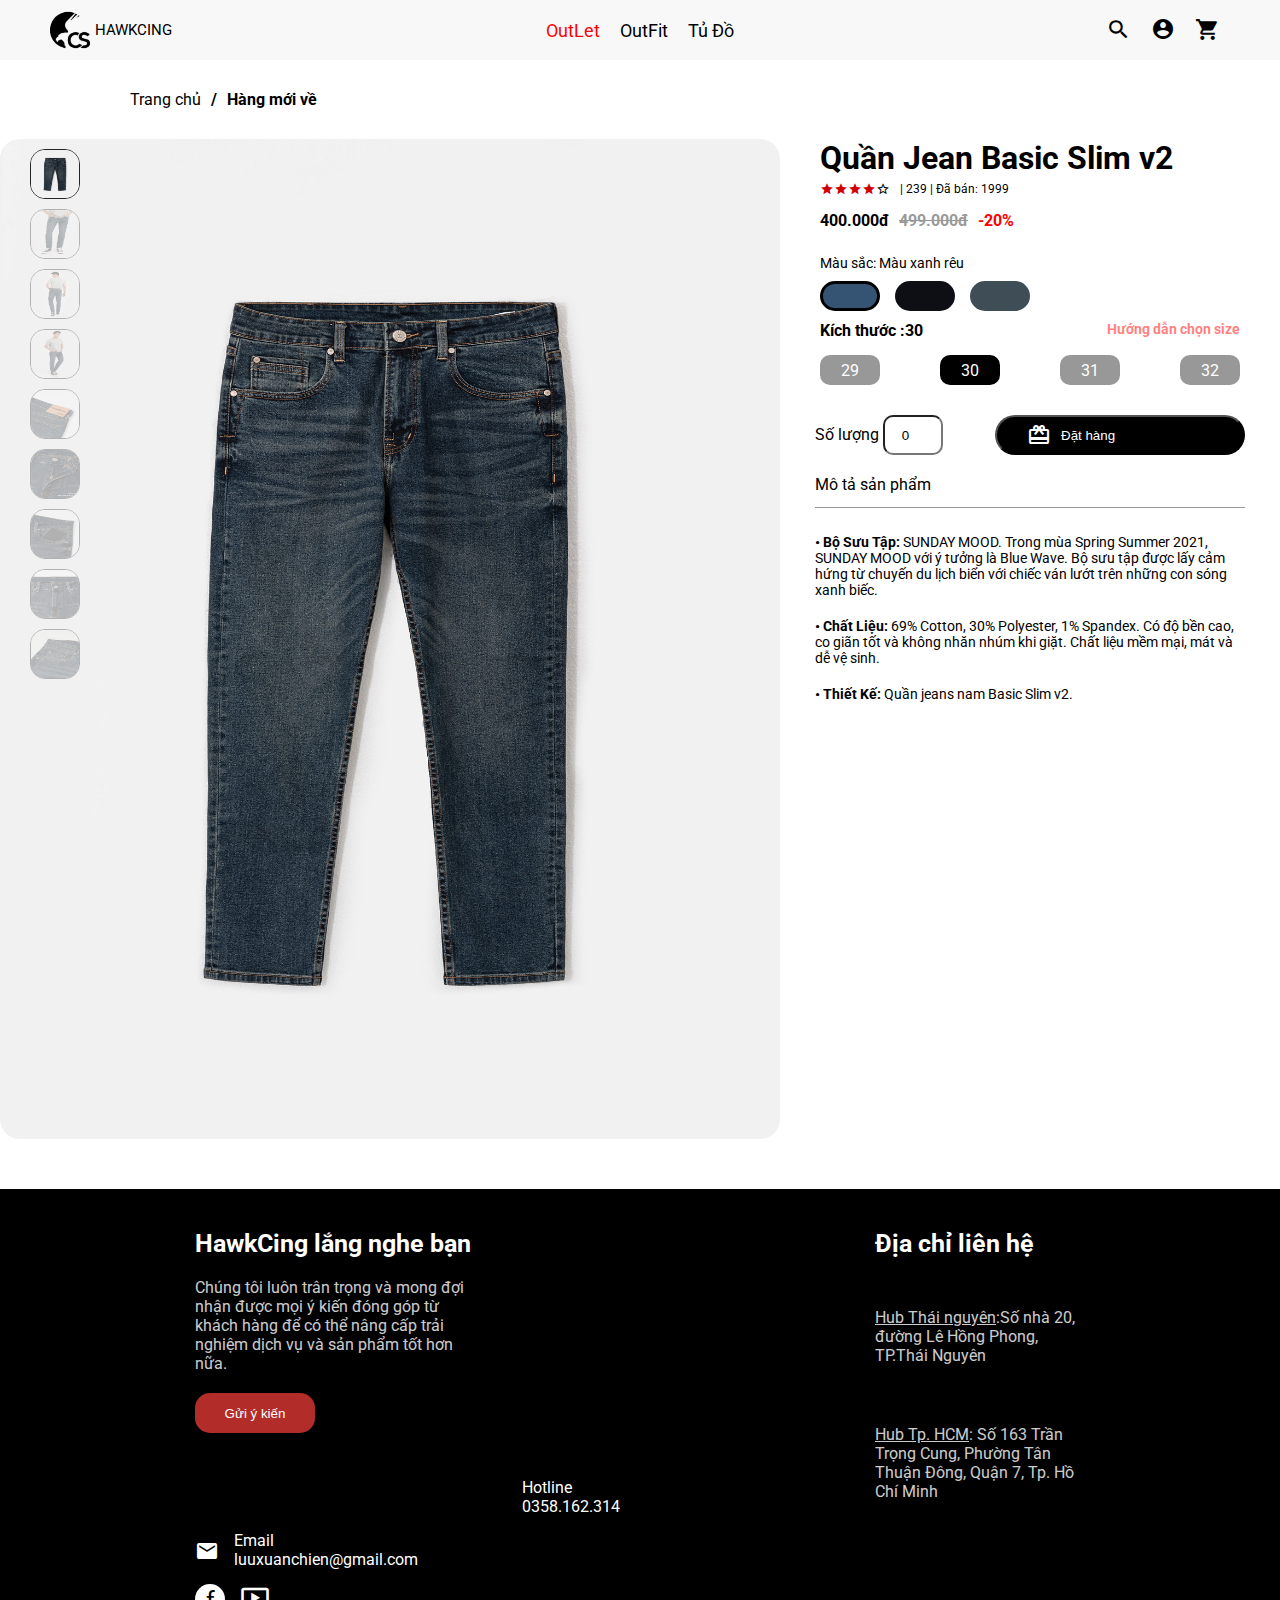
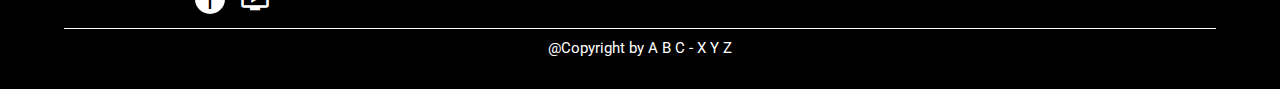
<file: Product.html>
<!DOCTYPE html>
<html lang="en">
<head>
    <meta charset="UTF-8">
    <meta http-equiv="X-UA-Compatible" content="IE=edge">
    <meta name="viewport" content="width=device-width, initial-scale=1.0">
    <title>Hawk Cing Shop - Thiên đường mua sắm</title>

     <!-- fonts -->
     <link href="https://fonts.googleapis.com/css2?family=Roboto:ital,wght@0,300;0,400;0,500;0,700;0,900;1,400&display=swap" rel="stylesheet">
     <link href="https://fonts.googleapis.com/css2?family=Lato:ital,wght@1,900&family=Roboto:ital,wght@0,300;0,400;0,500;0,700;0,900;1,400&display=swap" rel="stylesheet">
     <link href="https://fonts.googleapis.com/css2?family=Lato:ital,wght@0,400;0,700;0,900;1,300;1,900&family=Roboto:ital,wght@0,300;0,400;0,500;0,700;0,900;1,400&display=swap" rel="stylesheet">

     <!-- icon -->
     <link rel="stylesheet" href="https://fonts.googleapis.com/icon?family=Material+Icons">
     <link rel="stylesheet" href="https://cdnjs.cloudflare.com/ajax/libs/font-awesome/4.7.0/css/font-awesome.min.css">
     <!-- css -->
     <link rel="stylesheet" href="/css/product.css">

     <!-- icon--Website -->
     <link rel="icon" href="/assets/icon/logoshop.png" type="image/gif">
    
</head>
<body>
        <div class="main">
            <!-- header -->
            <div class="header">
                <!-- logo -->
                <div class="logo">
                    <img src="/assets/icon/logoshop.png" alt="">
                    <p class="logo__title" id="logo__title">HAWKCING</p>
                </div>
                <div class="menu">
                    <div class="menu__content menu__outlet" id="menu_outlet">OutLet</div>
                    <div class="menu__content menu__outfit">OutFit</div>
                    <div class="menu__content menu__tudo">Tủ Đồ</div>
                </div>
                <!-- tool -->
                <span class="material-icons" id="back__icon">
                    arrow_back
                    </span>
                <input type="text" class="search" id="search" placeholder="Nhập thông tin cần tìm và ấn enter">
                <div class="tool">
                    
                    <span class="material-icons search__icon" id="search__icon">
                        search
                    </span>
                    <div class="user__control--show">
                        <span class="material-icons user__control ">
                            account_circle
                        </span>
                        <!-- show info user -->
                        <div class="info">
                            <div class="user" id="user">
                            <span class="material-icons user__icon">
                                verified_user
                            </span>
                            <p>Xin chào! Lưu Xuân Chiến</p>
                            
                            </div>
                            <div class="user__info" id="user__info">
                                <span class="material-icons">
                                    sentiment_satisfied_alt
                                    </span>
                                <p>Thông tin cá nhân</p>
                            </div>
                            <div class="logout" id="logout">
                            <span class="material-icons logout__icon">
                                logout
                                </span>
                                <p>Đăng xuất</p>
                            </div>

                      
                        </div>
                    </div>
                   
                    <span class="material-icons cart__icon" id="cart">
                        shopping_cart
                    </span>
                </div>
            </div>
            <!-- content -->
            <div class="content">
                
                <div class="content__heading"> 
                    <p>Trang chủ</p>
                    <p class="clone">Hàng mới về</p>
                </div>
                <div class="item__img">
                    
                    <div class="main__item">
                        <div class="item__show">
                            <img src="/assets//img/img__container/img1.jpg" alt="" class="item__img__show item__img__show--on">
                            <img src="/assets//img/img__container/img2.jpg" alt="" class="item__img__show">
                            <img src="/assets//img/img__container/img3.jpg" alt="" class="item__img__show">
                            <img src="/assets//img/img__container/img4.jpg" alt="" class="item__img__show">
                            <img src="/assets//img/img__container/img5.jpg" alt="" class="item__img__show">
                            <img src="/assets//img/img__container/img6.jpg" alt="" class="item__img__show">
                            <img src="/assets//img/img__container/img7.jpg" alt="" class="item__img__show">
                            <img src="/assets//img/img__container/img8.jpg" alt="" class="item__img__show">
                            <img src="/assets//img/img__container/img9.jpg" alt="" class="item__img__show">
                        </div>
                        <div class="item__subshow">
                            <img src="/assets//img/img__container/img1.jpg" alt="" class="img__show img--click" style="display: block;">
                            <img src="/assets//img/img__container/img2.jpg" alt="" class="img__show" style="display: block;">
                            <img src="/assets//img/img__container/img3.jpg" alt="" class="img__show" style="display: block;">
                            <img src="/assets//img/img__container/img4.jpg" alt="" class="img__show" style="display: block;">
                            <img src="/assets//img/img__container/img5.jpg" alt="" class="img__show" style="display: block;">
                            <img src="/assets//img/img__container/img6.jpg" alt="" class="img__show" style="display: block;">
                            <img src="/assets//img/img__container/img7.jpg" alt="" class="img__show" style="display: block;">
                            <img src="/assets//img/img__container/img8.jpg" alt="" class="img__show" style="display: block;">
                            <img src="/assets//img/img__container/img9.jpg" alt="" class="img__show" style="display: block;">
                        </div>
                       
                    </div>
                    <div class="info_item">
                        <h1 class="produce__title">Quần Jean Basic Slim v2</h1>
                        <div class="review__rating">
                            <span class="material-icons icon">
                                star
                                </span>
                            <span class="material-icons icon">
                                    star
                                    </span>
                            <span class="material-icons icon">
                                        star
                                        </span>
                            <span class="material-icons icon">
                                            star
                                            </span>
                            <span class="material-icons icon--white">
                                                star_border
                                                </span>
                            <div class="review__rating--label">
                                | 239 | Đã bán: 1999
                            </div>
                        </div>

                        <div class="price">
                            <p>400.000đ</p>
                            <del>499.000đ</del>
                            <span>-20%</span>
                        </div>

                        <div class="color">
                            <p>Màu sắc: Màu xanh rêu</p>
                            <div class="size">
                                <div class="size__color green"></div>
                                <div class="size__color red"></div>
                                <div class="size__color blue"></div>
                            </div>

                            <div class="option__heading">
                                <span>Kích thước :30 </span>
                                <a href="#">Hướng dẫn chọn size</a>
                            </div>
                            <div class="option__select">
                                <div class="select__size">29</div>
                                <div class="select__size size__30">30</div>
                                <div class="select__size">31</div>
                                <div class="select__size">32</div>
                            </div>
                        </div>

                        <div class="add__cart">
                            <div class="quantity">
                                <label for="">Số lượng</label>
                                <input type="number" value="0" min="0" max="10" class="quantity">

                            </div>
                            <button class="add__to__cart" id="add__to__cart"><span class="material-icons icon">
                                card_giftcard
                                </span>
                                <p>Đặt hàng</p>
                            </button>
                        </div>
                        <div class="descripsion">
                            <div class="des-head">Mô tả sản phẩm</div>
                            <div class="des-grid">
                               <p>
                               <span> • Bộ Sưu Tập:</span> SUNDAY MOOD. Trong mùa Spring Summer 2021, SUNDAY MOOD với ý tưởng là Blue Wave. Bộ sưu tập được lấy cảm hứng từ chuyến du lịch biển với chiếc ván lướt trên những con sóng xanh biếc.
                               </p>
                               <p>
                               <span>• Chất Liệu:</span>  69% Cotton, 30% Polyester, 1% Spandex. Có độ bền cao, co giãn tốt và không nhăn nhúm khi giặt. Chất liệu mềm mại, mát và dễ vệ sinh.

                               </p>
                               <p>
                                <span>• Thiết Kế:</span> Quần jeans nam Basic Slim v2.

                               </p>

                            </div>
                        </div>
                    </div>
                </div>
            </div>
            <div class="about__site">
                <div class="site__heading">
                     <h4>HawkCing lắng nghe bạn</h4>
                     <p>Chúng tôi luôn trân trọng và mong đợi nhận được mọi ý kiến đóng góp 
                    từ khách hàng để có thể nâng cấp trải nghiệm dịch vụ và sản phẩm tốt hơn nữa.
                     </p>
                     <button class="send__feedback">Gửi ý kiến</button>
                <!-- footer info -->
                    <div class="footer__info">
                         <span class="material-icons">
                        support_agent
                        </span>
                        <div class="footer__info--title">
                        <span>Hotline</span>
                        <p>0358.162.314</p>
                        </div>
                    </div>

                    <div class="footer__info">
                        <span class="material-icons">
                        email
                        </span>
                        <div class="footer__info--title">
                            <span>Email</span>
                            <p>luuxuanchien@gmail.com</p>
                        </div>

                    </div>

                    <div class="footer__contact">
                        <div class="facebook__contact">f</div>
                    
                        <div class="ytb">

                        <span class="material-icons youtube__contact">
                            ondemand_video
                            </span>
                        </div>
                    </div>       
                </div>
                <div class="site__content">
                    <h4>Địa chỉ liên hệ</h4>
                    <div class="footer__address"><p>
                        <u>Hub Thái nguyên</u>:Số nhà 20, đường Lê Hồng Phong, TP.Thái Nguyên
                    </p> </div>
                    <div class="footer__address">
                        <p>
                            <u>
                                Hub Tp. HCM</u>:
                                Số 163 Trần Trọng Cung, Phường Tân Thuận Đông,
                                 Quận 7, Tp. Hồ Chí Minh
                        </p>
                    </div>
                </div>
            </div>
        </div>

        <!-- script -->
        <script src="/js/Product.js"></script>
</body>
</html>
</file>
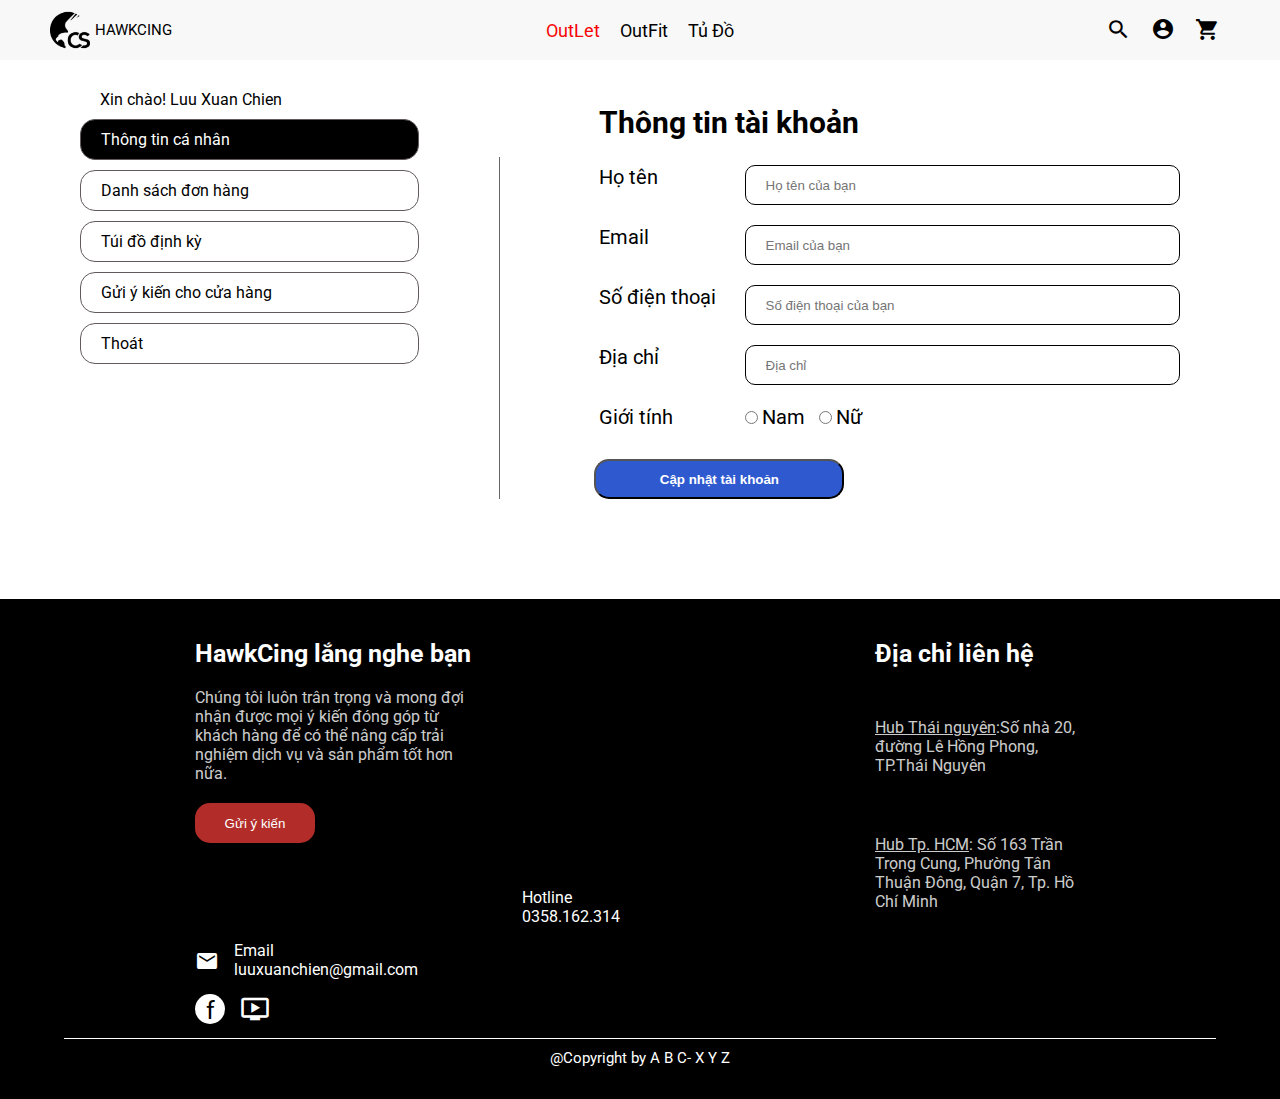
<file: userInfo.html>
<!DOCTYPE html>
<html lang="en">
<head>
    <meta charset="UTF-8">
    <meta http-equiv="X-UA-Compatible" content="IE=edge">
    <meta name="viewport" content="width=device-width, initial-scale=1.0">
    <title>HawkCing - Thông tin cá nhân</title>
    <link href="https://fonts.googleapis.com/css2?family=Roboto:ital,wght@0,300;0,400;0,500;0,700;0,900;1,400&display=swap" rel="stylesheet">
    <link href="https://fonts.googleapis.com/css2?family=Lato:ital,wght@1,900&family=Roboto:ital,wght@0,300;0,400;0,500;0,700;0,900;1,400&display=swap" rel="stylesheet">
    <link href="https://fonts.googleapis.com/css2?family=Lato:ital,wght@0,400;0,700;0,900;1,300;1,900&family=Roboto:ital,wght@0,300;0,400;0,500;0,700;0,900;1,400&display=swap" rel="stylesheet">

    <!-- icon -->
    <link rel="stylesheet" href="https://fonts.googleapis.com/icon?family=Material+Icons">
    <link rel="stylesheet" href="https://cdnjs.cloudflare.com/ajax/libs/font-awesome/4.7.0/css/font-awesome.min.css">
    <!-- css -->
    <link rel="stylesheet" href="/css/userinfo.css">

    <!-- icon--Website -->
    <link rel="icon" href="/assets/icon/logoshop.png" type="image/gif">
</head>
<body>
    <div class="main">
        <!-- header -->
        <div class="header">
            <!-- logo -->
            <div class="logo">
                <img src="/assets/icon/logoshop.png" alt="">
                <p class="logo__title" id="logo__title">HAWKCING</p>
            </div>
            <div class="menu">
                <div class="menu__content menu__outlet" id="menu_outlet">OutLet</div>
                <div class="menu__content menu__outfit">OutFit</div>
                <div class="menu__content menu__tudo">Tủ Đồ</div>
            </div>
            <!-- tool -->
            <span class="material-icons" id="back__icon">
                arrow_back
                </span>
            <input type="text" class="search" id="search" placeholder="Nhập thông tin cần tìm và ấn enter">
            <div class="tool">
                
                <span class="material-icons search__icon" id="search__icon">
                    search
                </span>
                <div class="user__control--show">
                    <span class="material-icons user__control ">
                        account_circle
                    </span>
                    <!-- show info user -->
                     <div class="info">
                        <div class="user" id="user">
                        <span class="material-icons user__icon">
                            verified_user
                        </span>
                        <p>Xin chào! Lưu Xuân Chiến</p>
                        
                        </div>
                        <div class="user__info" id="user__info">
                            <span class="material-icons">
                                sentiment_satisfied_alt
                                </span>
                            <p>Thông tin cá nhân</p>
                        </div>
                        <div class="logout" id="logout">
                        <span class="material-icons logout__icon">
                            logout
                            </span>
                            <p>Đăng xuất</p>
                        </div>

                  
                    </div>
                </div>
               
                <span class="material-icons cart__icon" id="cart">
                    shopping_cart
                </span>
            </div>

           
        </div>
        
        <!-- content -->
        <div class="grid">
            <div class="grid__column ">
                <div class="account-sidebar">
                    <div class="title">Xin chào! Luu Xuan Chien</div>
                </div>
                <div class="account-sidebar-items">
                    <a href="#" class="account-sidebar-item user-info">Thông tin cá nhân</a>
                    <a href="#" class="account-sidebar-item">Danh sách đơn hàng</a>
                    <a href="#" class="account-sidebar-item">Túi đồ định kỳ</a>
                    <a href="#" class="account-sidebar-item">Gửi ý kiến cho cửa hàng</a>
                    <a href="/home.html" class="account-sidebar-item">Thoát</a>
                </div>
            </div>
            <div class="grid__column column-right">

                <div class="info_tab">
                    <div class="title">Thông tin tài khoản</div>
                    <div class="grid__child">
                        <div class="grid__child--label">Họ tên</div>
                        <div class="form-group">
                            <input type="text" class="form-control" name="fullname" placeholder="Họ tên của bạn">
                        </div>
                    </div>
                    <div class="grid__child">
                        <div class="grid__child--label">Email</div>
                        <div class="form-group">
                            <input type="email" class="form-control" name="email" placeholder="Email của bạn">
                        </div>
                    </div>
                    <div class="grid__child">
                        <div class="grid__child--label">Số điện thoại</div>
                        <div class="form-group">
                            <input type="tel" class="form-control" name="sdt" placeholder="Số điện thoại của bạn">
                        </div>
                    </div>
                    <div class="grid__child">
                        <div class="grid__child--label">Địa chỉ</div>
                        <div class="form-group">
                            <input type="text" class="form-control" name="address" placeholder="Địa chỉ">
                        </div>
                    </div>
                    <div class="grid__child">
                        <div class="grid__child--label">Giới tính</div>
                        <div class="form-group">
                            <input type="radio" name="gender" class="" value="Male">
                            <label for="gender" class="radio-group">Nam</label>
                            <input type="radio" name="gender" class="" value="Female" >
                            <label for="gender" class="radio-group">Nữ</label>
                        </div>
                    </div>
                    <button class="btn btn_update" id="btn__update">Cập nhật tài khoản</button>
                </div>
            </div>
        </div>
        
        <!-- footer -->
        <div class="about__site">
            <div class="site__heading">
                 <h4>HawkCing lắng nghe bạn</h4>
                 <p>Chúng tôi luôn trân trọng và mong đợi nhận được mọi ý kiến đóng góp 
                từ khách hàng để có thể nâng cấp trải nghiệm dịch vụ và sản phẩm tốt hơn nữa.
                 </p>
                 <button class="send__feedback">Gửi ý kiến</button>
            <!-- footer info -->
                <div class="footer__info">
                     <span class="material-icons">
                    support_agent
                    </span>
                    <div class="footer__info--title">
                    <span>Hotline</span>
                    <p>0358.162.314</p>
                    </div>
                </div>

                <div class="footer__info">
                    <span class="material-icons">
                    email
                    </span>
                    <div class="footer__info--title">
                        <span>Email</span>
                        <p>luuxuanchien@gmail.com</p>
                    </div>

                </div>

                <div class="footer__contact">
                    <div class="facebook__contact">f</div>
                
                    <div class="ytb">

                    <span class="material-icons youtube__contact">
                        ondemand_video
                        </span>
                    </div>
                </div>       
            </div>
            <div class="site__content">
                <h4>Địa chỉ liên hệ</h4>
                <div class="footer__address"><p>
                    <u>Hub Thái nguyên</u>:Số nhà 20, đường Lê Hồng Phong, TP.Thái Nguyên
                </p> </div>
                <div class="footer__address">
                    <p>
                        <u>
                            Hub Tp. HCM</u>:
                            Số 163 Trần Trọng Cung, Phường Tân Thuận Đông,
                             Quận 7, Tp. Hồ Chí Minh
                    </p>
                </div>
            </div>
        </div>
    </div>
    <script src="/js/userinfo.js"></script>
</body>
</html>
</file>
<file: css/main.css>
*{
    margin: 0;
    padding: 0;
    box-sizing: border-box;
}
html{
    font-size: 16px;
    font-family: 'Roboto', sans-serif;
    line-height: 1.5;
}

/* main */
.main{
    background-color: #f0f2f5;
    height: 950px;
    width: 100%;
    padding: 72px 0 112px;
    position: relative;
}
.app{
    margin: 0 185px;
    padding: 20px 0;
    display: flex;
    justify-content: center;
    height: 100%;
}
.container{
    width: 100%;
    height: 600px;
    
}

.title{
    width: 550px;
}
.title > img {
    width: 100px;
    height: 100px;
    position: absolute;
    opacity: 0.8;
}
.title__name{
    padding: 112px 0 16px;
    font-size: 40px;
    color: #1877f2;
    font-weight: bold;
    font-family: 'Lato', sans-serif;
}
.title__subname{
    padding: 0 0 20px;
    font-weight: 400;
}
.login {
    height: 350px;
    width: 400px;
    background-color: #fff;
    box-shadow: 0px 0px 4px 0px #585858;
    border-radius: 10px;
    margin: 10px 0;
}
.main__login{
    height: 450px;
}

.login__input{
    width: 400px;
    height: 140px;
    opacity: 0.4;
    margin-top: 21px;
    
}

.login__input  input{
    width: 91%;
    padding: 14px 16px;
    margin: 10px 18px;
    border-radius: 10px;
    border: 1px solid;
}

.btn{
    width: 100%;
    height: 70px;
    display: flex;
    justify-content: center;
    position: relative;
}
.btn__login{
    width: 90%;
    font-size: 20px;
    height: 50px;
    padding: 10px 16px;
    margin: 10px 18px;
    background-color: #1877f2;
    color: #fff;
    border: none;
    border-radius: 8px; 
    cursor: pointer;
    font-weight: bold;
    text-decoration: none;
    text-align: center;

}
.btn__login:hover{
    background-color: #166fe5;
}
.forgetpass{
    width: 100%;
    text-align: center;
    
}
.forgetpass > a{
    font-size: 14px;
    text-decoration: none;
    cursor: pointer;
}
.btn__reg{
    width: 180px;
    font-size: 16px;
    font-weight: bold;
    height: 50px;
    padding: 14px 16px;
    background-color: #42b72a;
    color: #fff;
    border: none;
    border-radius: 8px; 
    cursor: pointer;
    margin: 40px 0;
}
.btn__reg:hover{
    background-color: #36a420;
    border-color: #36a420;
}
.btn__reg::before{
    content: "";
    background-color: #000;
    position: absolute;
    top: 19px;
    left: 17px;
    width: 90%;
    height: 1px;
    opacity: 0.2;
}

/* overlay */
.overlay {
    background-color: #fff;
    opacity: 0.5;
    width: 100%;
    height: 100%;
    position: absolute;
    top: 0;
    left: 0;
    right: 0;
    bottom: 0;
    display: none;
}
.overlay--on{
    display: flex;
}
.modal{
    width: 300px;
    height: 500px;
    position: absolute;
    top: 0;
    bottom: 0;
    right: 0;
    left: 0;
    margin: auto;
    border-radius: 2px;
    display: none;
}
.modal--on{
    display: flex;
    animation: modalon ease-in 0.5s;
}
@keyframes modalon{
    from{
        scale: 0;
        opacity: 0;
    }
    to{
        scale: 1;
        opacity: 1;

    }
}
.reg{
    background-color: #fff;
    box-shadow: 0px 0px 4px 0px #000;
    border-radius: 5px;
    width: 432px;

}
.reg__title{
    padding: 10px 16px;
    position: relative;
    opacity: 0.6;
}
.reg__title > h3{
    font-size: 15px;
  
}
.reg__title::after{
    content: "";
    background-color: rgb(2, 2, 2);
    position: absolute;
    width: 100%;
    height: 1px;
    top: 80px;
    left: 0;
    right: 0;
    opacity: 0.6;
}
.title__reg{
    height: 40px;
    display: flex;
    justify-content: space-between;
}
.title__reg > span:hover{
    cursor: pointer;
}
.title__reg > h1{
    font-size: 32px;
}

.reg__group{
    width: 432px;
    height: 430px;
    
}
.form{
    width: 400px;
    height: 400px;
    background-color: #fff;
    margin: auto;
}
.reg__name{
    width: 400px;
    padding: 11px;
    margin: 5px 0;
    border: 1px solid #000;
    opacity: 0.6;
    border-radius: 5px;
    background-color: #f5f6f7;
}
.group__fullname{
    display: flex;
    justify-content: space-between;
    margin-top: 5px;
}
.first__name{
    width: 194px;
}
.sinhnhat{
    font-size: 14px;
    margin: 2px 0 0;
    opacity: 0.6;
}
.sinhnhat >span {
    font-size: 12px;
}
.select { 
    width: 400px;
    display: flex;
    justify-content: space-between;

}
.select> select { 
    width: 125px;
    height: 36px;
}
.gender__label{ 
    font-size: 14px;
    margin: 2px 0 0;
    opacity: 0.6;
}
.gender__label > span{
    font-size: 12px;
}
.gender__group{
    display: flex;
    justify-content: space-between;
}
.gender{
    width: 180px;
    height: 40px;
    border: 1px solid #000;
    border-radius: 5px;
    display: flex;
    justify-content: space-between;
    align-items: center;
    padding: 0 5px;
    position: relative;
}
.gender ::before{
    content: "";
    width: 180px;
    height: 40px;
    background-color: #000;
    opacity: 0;
    top: 0;
    left: 0;
    position: absolute;
}
.law{
    font-size: 11px;
    margin:  11px 0;
}
.law > a{
    text-decoration: none;
    color: #385898;
}

.btn > .reg{
    width: 300px;
    font-size: 16px;
    font-weight: bold;
    height: 50px;
    padding: 14px 16px;
    background-color: #42b72a;
    color: #fff;
    border: none;
    border-radius: 8px;
    cursor: pointer;
}
.btn > .reg:hover{
    background-color: #36a420;
    border-color: #36a420;
}
</file>
<file: css/cart.css>
*{
    margin: 0;
    padding: 0;
    box-sizing: border-box;
}
html{
    scroll-behavior: smooth;
    font-family: 'Roboto', sans-serif;
}
/* header */
.header{
    display: flex;
    background-color: rgb(248, 248, 248);
    width: 100%;
    height: 60px;
    justify-content: space-between;
    position: fixed;
    z-index: 999;
}
.menu{
    display: flex;
    height: 100%;
    width: 500px;
    justify-content: center;
    align-items: center;
    position: absolute;
    left: 30%;
    right: 30%;
    margin:  0 auto;

}
.menu__content{
    padding: 0 10px;
    font-size: 18px;
}
.menu__outlet{
    color: rgb(247, 4, 4);
}
.menu__outlet:hover,.menu__outfit:hover,.menu__tudo:hover{
    cursor: pointer;
}
.info{
    position: absolute;
    width: 300px;
    height: 120px;
    background-color: rgb(218, 210, 210);
    top: 60px;
    right: 75px;
    border: 1px solid none;
    border-radius: 5px;
    box-shadow: 0 0 4 0 rgb(31, 30, 30);
    display: none;
}
.info::before{
    content: "";
    width: 60px;
    right: 10px;
    height: 50px;
    position: absolute;
    top: -50px;
}
.info > .user ,.logout , .user__info {
    width: 100%;
    height: 40px;
    font-size: 15px;
    padding: 10px 20px;
    display: flex;
    justify-content: flex-start;
    position: relative;
}
.user::before{
    content: "";
    position: absolute;
    right: 16px;
    top: -30px;
    border-width: 20px 30px;
    border-style: solid;
    border-color: transparent transparent rgb(218, 210, 210) transparent;
}
.user::after{
    content: "";
    width: 100%;
    height: 100%;
    position: absolute;
    top: 0;
    left: 0;
}

.logout::after{
    content: "";
    width: 100%;
    background-color: #000;
    height: 1px;
    position: absolute;
    top: 0;
    left: 0;
    opacity: 0.2;
}
.user__info::before{
    content: "";
    width: 100%;
    background-color: #000;
    height: 1px;
    position: absolute;
    top: 0;
    left: 0;
    opacity: 0.2;
}
.user:hover ,.logout:hover, .user__info{
    cursor: pointer;
}

.info  p { 
    padding-left: 15px;
}
.logo{
    display: flex;
    justify-content: flex-start;
    align-items: center;
}
.logo__title{
    font-size: 15px;
    margin-left:-45px
}
.logo__title::before{
    content: "";
    width: 263px;
    height: 60px;
    position: absolute;
    left: 0;
    top: 0;
}
.logo__title:hover{
    cursor: pointer;
}
.logo > img{
    height: 60px;
    padding: 10px 50px;
}
#back__icon{
    position: absolute;
    top: 18px;
    right: 157px;
    display: none;
}
#back__icon:hover{
    cursor: pointer;
}
.tool {
    height: 60px;
    padding: 12px 50px;
    display: flex;
}

.tool > span{
    font-size: 25px;
    padding: 5px 10px;
}

.tool > .search__icon:hover , .cart__icon:hover,.user__control:hover{ 
    cursor: pointer;
}
.user__control{
    margin: 5px 10px;
}
.user__control--show:hover .info{
    display: block;
}

.search { 
    position: absolute;
    right: 188px;
    top: 13px;
    border-radius: 15px;
    width: 280px;
    height: 35px;
    padding: 10px;
    animation: showSearch ease-in 0.2s;    
    display: none;
}

/* content -cart*/
.grid{
    display: flex;
    padding-top: 60px;
}
.grid__column{
    position: relative;
}
.grid__column-left{
    flex: 3 ;
}
.grid__column-right{
    flex: 2;
}
.cart-section{
    display: block;
    padding: 20px 40px;
}
.cart-section-element::before{
    content: "";
    background-color: #000;
    width: 1px;
    height: 100%;
    position: absolute;
    top: 0;
    right: 0;
    opacity: 0.1;
}
.cart-section .title{
    font-size: 30px;
}
.form-group{
    width: 100%;
    height: 40px;
    margin: 20px 0;
    opacity: 0.6;
}
.form-group-head{
    width: 100%;
    height: 40px;
    display: flex;
    justify-content: space-between;
    opacity: 0.6;
    margin-top: 20px;
}
.form-group-head input{
    width: 48%;
    height: 100%;
    border: 1px solid #000;
    border-radius: 15px;
    padding: 5px 20px;

}
.form-group input{
    width: 100%;
    height: 100%;
    border-radius: 15px;
    padding: 5px 20px;
    border: 1px solid #000;
   
}
.cart-form{
    display: flex;
    justify-content: space-between;
    padding: 10px 10px;
    border: 1px solid #000;
    border-radius: 20px;
    margin: 20px 0;
    align-items: center;
    position: relative;
    opacity: 0.4;
}
.cart-form-check{
    opacity: 1;
}
.cart-form input{
    flex: 1;
}

.cart-form >img {
    width: 35px;
    height: 35px;
}
.cart-form .detail{
    flex: 8;
    padding-left: 15px;
    display: flex;
    flex-direction: column;
}
.detail-head{
    font-weight: bold;
    font-size: 14px;
}
.detail-body{
    font-weight: 300;
    font-style: italic;
    opacity: 0.8;
    font-size: 14px;
}
.cart-form input::before{
    content: "";
    width: 100%;
    height: 100%;
    position: absolute;
    top: 0;
    left: 0;
    border-radius:20px ;
}
.cart-form input:hover{
    cursor: pointer;
}
   
.cart-return-text{
    font-size: 16px;
}
.cart-return-text a{
    text-decoration: none;
    color: #000;
    font-weight: bold;
}
.btn{
    width: 100%;
    height: 50px;
    background-color: #000;
    color: #fff;
    border-radius: 20px;
    margin: 5px 0;
}
.btn:hover{
    background-color: rgb(182, 175, 175);
    color: #000;
    cursor: pointer;
}
.cart-item{
    display: flex;
    padding: 20px 0;
}
.cart-item-info{
    width: 100%;
    padding: 0 10px;
}
.cart-item__title{
    display: flex;
    width: 100%;
    justify-content: space-between;
    max-height: 40px;
}
.cart-item-info span{
    font-weight: bold;
}
.cart-item__choose{
    display: flex;
    padding: 10px 0;
}
.cart-item__color{
    border: 1px solid #000;
    border-radius: 5px;
    width: 60px;
    height: 30px;
    text-align: center;
    padding: 5px 0;
    margin-right:  10px;
    font-size: 13px;
}
.cart-item__quantity{
    display: flex;
    justify-content: space-between;
}
.cart-item img{
    width: 120px;
    height: 120px;
    object-fit: cover;
}
.dad{
    display: flex;
    width: 80px;
    border: 1px solid #000;
    border-radius: 10px;
    justify-content: center;
    padding: 5px;
    text-align: center;
}
.dad .control{
    flex:1;
    padding: 0 5px;
    cursor: pointer;
}
.dad .soluong{
    flex: 2;
}
.quantity__title{
    display:flex;
    flex-direction: column;
}
.quantity__title del {
    opacity: 0.5;
}
.sale{
    width: 100%;
    height: 40px;
    display: flex;
    position: relative;
    background-color: rgb(212, 208, 208);
    border-radius: 15px;
    margin: 20px 0;
}
.sale input{
    width: 80%;
    height: 100%;
    border: 1px solid #000;
    border-radius: 15px;
    padding: 0 15px;
    top: 0;
    left: 0;
    position: absolute;
}
.apply-sale{
    width: 20%;
    height: 100%;
    background-color: rgb(212, 208, 208);
    border-radius: 15px;
    position: absolute;
    top: 0;
    right: 0;
    text-align: center;
    border: none;
}
.apply-sale:hover{
    cursor: not-allowed;
    cursor: pointer;
}
.price-info{
    padding: 20px 0;
    position: relative;
}
.price-info__item{
    display: flex;
    justify-content: space-between;
    padding: 10px 0;
    position: relative;
}
.price-info::before{
    content: "";
    width: 100%;
    height: 1px;
    background-color: #000;
    top: 8px;
    right: 0;
    position: absolute;
    opacity: 0.3;
}
.price-info__item--sum::before{
    content: "";
    width: 100%;
    height: 1px;
    background-color: #000;
    top: 0;
    right: 0;
    position: absolute;
    opacity: 0.3;
}
.price-info__item--sum span{
    font-size: 20px;
}
/* footer */
.about__site{
    background-color: #000;
    width: 100%;
    height: 500px;
    color: #fff;
    justify-content: space-around;
    margin-top: 50px;
    display: flex;
    position: relative;
}
.site__heading{
    width: 330px;
    height: 100%;
    padding: 40px 20px;
}
.site__heading > h4 {
    font-size: 25px;
    padding-bottom: 20px;
}
.site__heading > p{
    opacity: 0.8;
    justify-content: center;
    padding-bottom: 20px;
    
}
.send__feedback{
    width: 120px;
    height: 40px;
    border-radius:15px;
    background-color: #b22d29;
    color: #fff;
    border: none;
    margin-bottom: 30px;
}
.send__feedback:hover{
    color: #000;
    background-color: #fff;
    cursor: pointer;
}

.footer__info{
    display: flex;
    justify-content: flex-start;
    margin: 15px 0;
}
.footer__info--title{
    padding: 0 15px;
}
.footer__info > span{
    padding-top: 8px;
}
.footer__contact{
    display: flex;
    justify-content: flex-start;
}
.facebook__contact{
    width: 30px;
    height: 30px;
    border-radius: 15px;
    background-color: #fff;
    color: #000;
    text-align: center;
    padding-top: 2px;
    font-size: 25px;
}
.facebook__contact:hover{
    background-color: rgb(194, 190, 190);
    cursor: pointer;
}
.youtube__contact{
    font-size: 30px;
    padding: 0 15px;
    
}
.youtube__contact:hover{

    cursor: pointer;
}
.site__content{
    width: 250px;
    height: 100%;
    padding: 40px 20px;
}
.site__content > h4{
    font-size: 25px;
    padding-bottom: 20px;
}
.site__content  .footer__address{
    font-size: 16px;
    padding: 30px 0;
    opacity: 0.8;
}
.about__site::before{
    content: "";
    width: 90%;
    
    height: 1px;
    background-color: #fff;
    position: absolute;
    bottom: 60px;
    left: 0;
    right: 0;
    margin: 0 auto;
}
.about__site::after{
    content: "@Copyright by A B C- X Y Z ";
    width: 300px;
    height: 40px;
    position: absolute;
    bottom: 10px;
    left: 0;
    right: 0;
    font-size: 15px;
    margin: 0 auto;
    text-align: center;
}
</file>
<file: css/home.css>
*{
    margin: 0;
    padding: 0;
    box-sizing: border-box;
}
html{
    font-size: 16px;
    font-family: 'Roboto', sans-serif;
    scroll-behavior: smooth;
}

/* main */
.main{
    
}
/* .loading{
    z-index: 9999;
    width: 100%;
    height: 100%;
    position: relative;
    background-color: #fff;
}
.loading > img{
    justify-content: center;
    position: absolute;
    left: 0;
    right: 0;
    margin-top: 50%;
    margin: 0 auto;
    width: 150px;
    height: 100px;
} */
/* header */
/*  */
.header{
    display: flex;
    background-color: rgb(248, 248, 248);
    width: 100%;
    height: 60px;
    justify-content: space-between;
    position: fixed;
    z-index: 999;
}
.menu{
    display: flex;
    height: 100%;
    width: 500px;
    justify-content: center;
    align-items: center;
    position: absolute;
    left: 30%;
    right: 30%;
    margin:  0 auto;

}
.menu__content{
    padding: 0 10px;
    font-size: 18px;
}
.menu__outlet{
    color: rgb(247, 4, 4);
}
.menu__outlet:hover,.menu__outfit:hover,.menu__tudo:hover{
    cursor: pointer;
}
.info{
    position: absolute;
    width: 300px;
    height: 80px;
    background-color: rgb(218, 210, 210);
    top: 60px;
    right: 75px;
    border: 1px solid none;
    border-radius: 5px;
    box-shadow: 0 0 4 0 rgb(31, 30, 30);
    display: none;

}
.info::before{
    content: "";
    width: 60px;
    right: 10px;
    height: 50px;
    position: absolute;
    top: -50px;

}
.info > .user ,.logout {
    width: 100%;
    height: 40px;
    font-size: 15px;
    padding: 10px 20px;
    display: flex;
    justify-content: flex-start;
    position: relative;
}
.user::before{
    content: "";
    position: absolute;
    right: 16px;
    top: -30px;
    border-width: 20px 30px;
    border-style: solid;
    border-color: transparent transparent rgb(218, 210, 210) transparent;
}
.user::after{
    content: "";
    width: 100%;
    height: 100%;
    position: absolute;
    top: 0;
    left: 0;
}

.logout::after{
    content: "";
    width: 100%;
    background-color: #000;
    height: 1px;
    position: absolute;
    top: 0;
    left: 0;
    opacity: 0.2;
}
.user:hover ,.logout:hover{
    cursor: pointer;
}

.info  p { 
    padding-left: 15px;
}
.logo{
    display: flex;
    justify-content: flex-start;
    align-items: center;
}
.logo__title{
    font-size: 15px;
    margin-left:-45px
}
.logo__title::before{
    content: "";
    width: 263px;
    height: 60px;
    position: absolute;
    left: 0;
    top: 0;
}
.logo__title:hover{
    cursor: pointer;
}
.logo > img{
    height: 60px;
    padding: 10px 50px;
}
#back__icon{
    position: absolute;
    top: 18px;
    right: 157px;
    display: none;
}
#back__icon:hover{
    cursor: pointer;
}
.tool {
    height: 60px;
    padding: 12px 50px;
    display: flex;
}

.tool > span{
    font-size: 25px;
    padding: 5px 10px;
}

.tool > .search__icon:hover , .cart__icon:hover,.user__control:hover{ 
    cursor: pointer;
}
.user__control{
    margin: 5px 10px;
}
.user__control--show:hover .info{
    display: block;
}

.search { 
    position: absolute;
    right: 188px;
    top: 13px;
    border-radius: 15px;
    width: 280px;
    height: 35px;
    padding: 10px;
    animation: showSearch ease-in 0.2s;    
    display: none;
}
/* slider */
.slider{
    padding-top: 60px;
    position: relative;
}
.mySlide > img { 
    width: 100%;
    height: 736px;
}
.mySlide{
    position: relative;
}
.dot{
    display: flex;
    width: 200px;
    height: 5px;
    justify-content: space-around;
    position: absolute;
    bottom: 25px;
    left: 0;
    right: 0;
    margin: 0 auto;
   
}

.dot__slide{
    border: 1px solid #000;
    border-width: 5px;
    border-radius: 5px;
}
.dots{
    border-color: #fff;
 }

 /* content */
.content{
    padding: 0 16px;
    font-size: 14px;
    margin-top: 10px;
}
 .content__header{
    font-size: 24px;
    color: #B22D29;
    font-weight: bold;
    text-align: center;
    margin-bottom: 8px;
}

.tab__header{
    width: 250px;
    left: 0;
    right: 0;
    margin: 0 auto;
    display: flex;
    justify-content: space-around;
    padding-bottom: 15px;
    font-size: 14px;
}
.tab__item{
    opacity: 0.3;
}
.tab__item:hover{
    cursor: pointer;
    opacity: 0.3;
}

.dash{
    background-color: rgb(3, 3, 3);
    width: 100%;
    height: 2px;
    margin-top: 10px;
    opacity: 0.3;

}
.dash--on{
    animation: dashOn ease 0.5s;
    opacity: 1;
}
.dash--off{
    animation: dashOff ease 0.5s;
    opacity: 0.3;
}
.tab__item--on{
    opacity: 1;
}
.tab__item--off{
    opacity: 0.3;
}


/* hometab */
.home__tab{
    display: flex;
    flex-flow: row wrap;
    justify-content: space-around;
}
.item{
    width: 320px;
    height: 520px;
    margin: 50px 0;
}
.item:hover{
    cursor: pointer;
}
.item  img{
    width: 100%;
    height: 420px;
    border: 1px solid #fff;
    border-radius: 15px;
    
}
.item__pic{
    position: relative;
}

.item__size{
    position: absolute;
    display: flex;
    justify-content: center;
    width: 100%;
    bottom: 20px;
    left: 0;
}
.item__sub{
    font-weight: bold;
    font-size: 15px;
    margin: auto;
    padding-top: 10px;
    width: 40px;
    height: 40px;
    background-color: #fff;
    border-radius: 10px;
    text-align: center;
    display: none;
    animation: itemShow ease 0.3s;
}
.item__sub:hover{
    cursor: pointer;
    background-color: rgb(180, 171, 171);
    color: #000;
}

.item__shirt1{
    position: absolute;
    top: 0;
    left: 0;
    display: none;
}
.item__pic:hover .item__sub{
    display: block;
}
.item__pic:hover .item__shirt1{
    display: block;
}
.item__sale{
    position: absolute;
    top: 10px;
    right: 10px;
    background-color: #ff2459;
    color: #fff;
    width: 40px;
    height: 20px;
    border-radius: 5px;
    text-align: center;
}
.item__title{
    font-size: 13px;
    font-weight: bold;
    padding: 10px 0;

}
.item__price{
    font-weight: bold;
}
.item__price > span{
    color: #ff2459;
}
.item__price > del { 
    opacity: 0.4;
}
.item__title:hover{
    cursor: pointer;
}

.content__info{
    width: 90%;
    height: 555px;
    background-color: #f9f86c;
    border-radius: 50px;
    left: 0;
    right: 0;
    margin: 0 auto;
    display: flex;
    position: relative;
}
.about__pic{
    width: 650px;
    position: absolute;
    right: 0;
    top: 0;
}
.about__pic > img{
    width: 100%;
    height: 555px;
    border-radius: 50px;
}
.about__card--heading{
    font-size: 48px;
    width: 650px;
    font-weight: bold;
    margin-top: 50px;
    padding: 100px 30px 30px 30px;
}
.about__card> p { 
    font-size: 18px;
    padding: 5px 30px;
    
}
.about__card .about__me{
    width: 150px;
    height: 40px;
    background-color: #fff;
    border-radius: 20px;
    margin: 30px;
    border: none;
    font-weight: bold;
}
.about__card .about__me:hover{
    background-color: #d9d9d9;
    border: 2px solid #d9d9d9;
    cursor: pointer;

}
.about__site{
    background-color: #000;
    width: 100%;
    height: 500px;
    color: #fff;
    justify-content: space-around;
    margin-top: 50px;
    display: flex;
    position: relative;
}
.site__heading{
    width: 330px;
    height: 100%;
    padding: 40px 20px;
}
.site__heading > h4 {
    font-size: 25px;
    padding-bottom: 20px;
}
.site__heading > p{
    opacity: 0.8;
    justify-content: center;
    padding-bottom: 20px;
    
}
.send__feedback{
    width: 120px;
    height: 40px;
    border-radius:15px;
    background-color: #b22d29;
    color: #fff;
    border: none;
    margin-bottom: 30px;
}
.send__feedback:hover{
    color: #000;
    background-color: #fff;
    cursor: pointer;
}

.footer__info{
    display: flex;
    justify-content: flex-start;
    margin: 15px 0;
}
.footer__info--title{
    padding: 0 15px;
}
.footer__info > span{
    padding-top: 8px;
}
.footer__contact{
    display: flex;
    justify-content: flex-start;
}
.facebook__contact{
    width: 30px;
    height: 30px;
    border-radius: 15px;
    background-color: #fff;
    color: #000;
    text-align: center;
    padding-top: 2px;
    font-size: 25px;
}
.facebook__contact:hover{
    background-color: rgb(194, 190, 190);
    cursor: pointer;
}
.youtube__contact{
    font-size: 30px;
    padding: 0 15px;
    
}
.youtube__contact:hover{

    cursor: pointer;
}
.site__content{
    width: 250px;
    height: 100%;
    padding: 40px 20px;
}
.site__content > h4{
    font-size: 25px;
    padding-bottom: 20px;
}
.site__content  .footer__address{
    font-size: 16px;
    padding: 30px 0;
    opacity: 0.8;
}
.about__site::before{
    content: "";
    width: 90%;
    
    height: 1px;
    background-color: #fff;
    position: absolute;
    bottom: 60px;
    left: 0;
    right: 0;
    margin: 0 auto;
}
.about__site::after{
    content: "@Copyright by Luu Xuan Chien ";
    width: 300px;
    height: 40px;
    position: absolute;
    bottom: 10px;
    left: 0;
    right: 0;
    font-size: 15px;
    margin: 0 auto;
    text-align: center;
}


@keyframes itemShow{
    from{
        transform: translateY(50px);
    }
    to{
        transform: translateY(0);
    }
}

@keyframes dashOn{
    from{
        opacity: 0;
        transform: translateX(-5px);
    }
    to{
        transform: translateX(0);
        opacity: 1;
    }
}
@keyframes dashOff{
    from{
        opacity: 1;
        transform: translateX(0);
    }
    to{
        transform: translateX(5px);
        opacity: 0.4;
    }
}
@keyframes showSearch{
    from{
        opacity: 0;
        transform: translateY(-50px);
    }
    to{
        opacity: 1;
        transform: translateX(0);
    }
    
}
</file>
<file: css/container.css>
*{
    margin: 0;
    padding: 0;
    box-sizing: border-box;
}
html{
    font-size: 16px;
    font-family: 'Roboto', sans-serif;
    scroll-behavior: smooth;
}
/* header */
.header{
    display: flex;
    background-color: rgb(248, 248, 248);
    width: 100%;
    height: 60px;
    justify-content: space-between;
    position: fixed;
    z-index: 999;
}
.menu{
    display: flex;
    height: 100%;
    width: 500px;
    justify-content: center;
    align-items: center;
    position: absolute;
    left: 30%;
    right: 30%;
    margin:  0 auto;

}
.menu__content{
    padding: 0 10px;
    font-size: 18px;
}
.menu__outlet{
    color: rgb(247, 4, 4);
}
.menu__outlet:hover,.menu__outfit:hover,.menu__tudo:hover{
    cursor: pointer;
}
.info{
    position: absolute;
    width: 300px;
    height: 80px;
    background-color: rgb(218, 210, 210);
    top: 60px;
    right: 75px;
    border: 1px solid none;
    border-radius: 5px;
    box-shadow: 0 0 4 0 rgb(31, 30, 30);
    display: none;

}
.info::before{
    content: "";
    width: 60px;
    right: 10px;
    height: 50px;
    position: absolute;
    top: -50px;

}
.info > .user ,.logout {
    width: 100%;
    height: 40px;
    font-size: 15px;
    padding: 10px 20px;
    display: flex;
    justify-content: flex-start;
    position: relative;
}
.user::before{
    content: "";
    position: absolute;
    right: 16px;
    top: -30px;
    border-width: 20px 30px;
    border-style: solid;
    border-color: transparent transparent rgb(218, 210, 210) transparent;
}
.user::after{
    content: "";
    width: 100%;
    height: 100%;
    position: absolute;
    top: 0;
    left: 0;
}

.logout::after{
    content: "";
    width: 100%;
    background-color: #000;
    height: 1px;
    position: absolute;
    top: 0;
    left: 0;
    opacity: 0.2;
}
.user:hover ,.logout:hover{
    cursor: pointer;
}

.info  p { 
    padding-left: 15px;
}
.logo{
    display: flex;
    justify-content: flex-start;
    align-items: center;
}
.logo__title{
    font-size: 15px;
    margin-left:-45px
}
.logo__title::before{
    content: "";
    width: 263px;
    height: 60px;
    position: absolute;
    left: 0;
    top: 0;
}
.logo__title:hover{
    cursor: pointer;
}
.logo > img{
    height: 60px;
    padding: 10px 50px;
}
#back__icon{
    position: absolute;
    top: 18px;
    right: 157px;
    display: none;
}
#back__icon:hover{
    cursor: pointer;
}
.tool {
    height: 60px;
    padding: 12px 50px;
    display: flex;
}

.tool > span{
    font-size: 25px;
    padding: 5px 10px;
}

.tool > .search__icon:hover , .cart__icon:hover,.user__control:hover{ 
    cursor: pointer;
}
.user__control{
    margin: 5px 10px;
}
.user__control--show:hover .info{
    display: block;
}

.search { 
    position: absolute;
    right: 188px;
    top: 13px;
    border-radius: 15px;
    width: 250px;
    height: 35px;
    padding: 10px;
    animation: showSearch ease-in 0.2s;    
    display: none;
}
/* content */
.content{
   width: 100%;
   padding-top: 60px;
}
.content__heading{
    padding: 30px 130px;
    display: flex;
}
.clone{
    font-weight: bold;
}
.clone::before{
    content: "/";
    padding: 0 10px;
}
.content__heading > p:hover{
    cursor: pointer;
}
.main__item{
    position: relative;
   
}
.item__img{
    display: flex;
    width: 100%;
   justify-content: center;
   
}
.item__show , .main__item{
    width: 780px;
    height: 1000px;
}
.item__show > img{
    border-radius: 20px;
}
.item__show--on{
    display: block;
}

.main__item  img { 
    width: 100%;
    height: 100%;
}
.item__img__show{
    display: none;
}
.item__img__show--on{
    display: block;
}
.img__show{
    opacity: 0.3;
}
.img--click{
    opacity: 1;
}
.item__subshow{
    position: absolute;
    top: 0;
    left: 0;
}
.item__subshow img{
    
    width: 50px;
    height: 50px;
    border: 1px solid rgb(36, 36, 36);
    border-radius: 15px;
    margin: 10px 30px;
}
.item__subshow img:hover{
    cursor: pointer;
    
}

.info_item{
    padding: 0 35px;
}
.produce__title{
    font-size: 32px;
    margin: 0 5px;
}
.review__rating{
     display: flex;
     align-items: center;
     font-size: 12px;
     padding: 5px ;
}
.review__rating > .icon{
    color: rgb(209, 0, 0);
    font-size: 14px;
}
.review__rating> .icon--white{
    font-size: 14px;
}
.review__rating--label{
    padding: 0 10px;
}
.price{
    display: flex;
    padding: 10px  5px;
    font-weight: bold;
}
.price > del{
    opacity: 0.4;
    padding: 0 10px;
}
.price > span{
    color: rgb(255, 0, 0);
}
.color{
    padding: 15px 5px;
}
.color > p {
    font-size: 14px;
}
.size{
    display: flex;
    padding: 10px 0;
    
}
.size__color{
    width: 60px;
    height: 30px;
    background-color: #000;
    border-radius: 20px;
    margin-right: 15px;
    
}
.size__color:hover{
    cursor: pointer;
}
.size > .green{
    background-color: #355372;
    border: 3px solid #000;
}
.size > .red{
    background-color: #0e0f15;
}
.size > .blue{
    background-color: #3f4d56;
}
.option__heading{
    display: flex;
    justify-content: space-between;
}
.option__heading > span {
    font-weight: bold;
}
.option__heading > a{
    text-decoration: none;
    color: rgb(255, 0, 0);
    font-size: 14px;
    font-weight: bold;
    opacity: 0.5;
}
.option__select {
    display: flex;
    justify-content: space-between;
    color: #fff;
    align-items: center;
    padding: 15px 0;
}
.select__size{
    width: 60px;
    height: 30px;
    border-radius: 10px;
    text-align: center;
    background-color: #000;
    padding: 6px;
    opacity: 0.4;
}
.select__size:hover{
    cursor: pointer;
}
.option__select .size__30{
    opacity: 1;
}
.add__cart{
    display: flex;
    justify-content: space-between;
}
.add__cart > input{
    border-radius: 10px;
    text-align: center;
    width: 60px;
}
.add__to__cart{
    background-color: #000;
    color: #fff;
    border-radius: 20px;
    width: 250px;
    height: 40px;
    display: flex;
    padding: 10px 30px;   
    align-items: center;
}
.add__to__cart > p{
    padding-left: 10px;
}
.add__to__cart:hover{
    color: #000;
    background-color: rgb(138, 136, 136);
    cursor: pointer;
}
/* footer */
.about__site{
    background-color: #000;
    width: 100%;
    height: 500px;
    color: #fff;
    justify-content: space-around;
    margin-top: 50px;
    display: flex;
    position: relative;
}
.site__heading{
    width: 330px;
    height: 100%;
    padding: 40px 20px;
}
.site__heading > h4 {
    font-size: 25px;
    padding-bottom: 20px;
}
.site__heading > p{
    opacity: 0.8;
    justify-content: center;
    padding-bottom: 20px;
    
}
.send__feedback{
    width: 120px;
    height: 40px;
    border-radius:15px;
    background-color: #b22d29;
    color: #fff;
    border: none;
    margin-bottom: 30px;
}
.send__feedback:hover{
    color: #000;
    background-color: #fff;
    cursor: pointer;
}

.footer__info{
    display: flex;
    justify-content: flex-start;
    margin: 15px 0;
}
.footer__info--title{
    padding: 0 15px;
}
.footer__info > span{
    padding-top: 8px;
}
.footer__contact{
    display: flex;
    justify-content: flex-start;
}
.facebook__contact{
    width: 30px;
    height: 30px;
    border-radius: 15px;
    background-color: #fff;
    color: #000;
    text-align: center;
    padding-top: 2px;
    font-size: 25px;
}
.facebook__contact:hover{
    background-color: rgb(194, 190, 190);
    cursor: pointer;
}
.youtube__contact{
    font-size: 30px;
    padding: 0 15px;
    
}
.youtube__contact:hover{

    cursor: pointer;
}
.site__content{
    width: 250px;
    height: 100%;
    padding: 40px 20px;
}
.site__content > h4{
    font-size: 25px;
    padding-bottom: 20px;
}
.site__content  .footer__address{
    font-size: 16px;
    padding: 30px 0;
    opacity: 0.8;
}
.about__site::before{
    content: "";
    width: 90%;
    height: 1px;
    background-color: #fff;
    position: absolute;
    bottom: 60px;
    left: 0;
    right: 0;
    margin: 0 auto;
}
.about__site::after{
    content: "@Copyright by Luu Xuan Chien ";
    width: 300px;
    height: 40px;
    position: absolute;
    bottom: 10px;
    left: 0;
    right: 0;
    font-size: 15px;
    margin: 0 auto;
    text-align: center;
}
</file>
<file: css/product.css>
*{
    margin: 0;
    padding: 0;
    box-sizing: border-box;
}
html{
    font-size: 16px;
    font-family: 'Roboto', sans-serif;
    scroll-behavior: smooth;
}
/* header */
.header{
    display: flex;
    background-color: rgb(248, 248, 248);
    width: 100%;
    height: 60px;
    justify-content: space-between;
    position: fixed;
    z-index: 999;
}
.menu{
    display: flex;
    height: 100%;
    width: 500px;
    justify-content: center;
    align-items: center;
    position: absolute;
    left: 30%;
    right: 30%;
    margin:  0 auto;

}
.menu__content{
    padding: 0 10px;
    font-size: 18px;
}
.menu__outlet{
    color: rgb(247, 4, 4);
}
.menu__outlet:hover,.menu__outfit:hover,.menu__tudo:hover{
    cursor: pointer;
}
.info{
    position: absolute;
    width: 300px;
    height: 120px;
    background-color: rgb(218, 210, 210);
    top: 60px;
    right: 75px;
    border: 1px solid none;
    border-radius: 5px;
    box-shadow: 0 0 4 0 rgb(31, 30, 30);
    display: none;
}
.info::before{
    content: "";
    width: 60px;
    right: 10px;
    height: 50px;
    position: absolute;
    top: -50px;
}
.info > .user ,.logout , .user__info {
    width: 100%;
    height: 40px;
    font-size: 15px;
    padding: 10px 20px;
    display: flex;
    justify-content: flex-start;
    position: relative;
}
.user::before{
    content: "";
    position: absolute;
    right: 16px;
    top: -30px;
    border-width: 20px 30px;
    border-style: solid;
    border-color: transparent transparent rgb(218, 210, 210) transparent;
}
.user::after{
    content: "";
    width: 100%;
    height: 100%;
    position: absolute;
    top: 0;
    left: 0;
}

.logout::after{
    content: "";
    width: 100%;
    background-color: #000;
    height: 1px;
    position: absolute;
    top: 0;
    left: 0;
    opacity: 0.2;
}
.user__info::before{
    content: "";
    width: 100%;
    background-color: #000;
    height: 1px;
    position: absolute;
    top: 0;
    left: 0;
    opacity: 0.2;
}
.user:hover ,.logout:hover, .user__info{
    cursor: pointer;
}

.info  p { 
    padding-left: 15px;
}
.logo{
    display: flex;
    justify-content: flex-start;
    align-items: center;
}
.logo__title{
    font-size: 15px;
    margin-left:-45px
}
.logo__title::before{
    content: "";
    width: 263px;
    height: 60px;
    position: absolute;
    left: 0;
    top: 0;
}
.logo__title:hover{
    cursor: pointer;
}
.logo > img{
    height: 60px;
    padding: 10px 50px;
}
#back__icon{
    position: absolute;
    top: 18px;
    right: 157px;
    display: none;
}
#back__icon:hover{
    cursor: pointer;
}
.tool {
    height: 60px;
    padding: 12px 50px;
    display: flex;
}

.tool > span{
    font-size: 25px;
    padding: 5px 10px;
}

.tool > .search__icon:hover , .cart__icon:hover,.user__control:hover{ 
    cursor: pointer;
}
.user__control{
    margin: 5px 10px;
}
.user__control--show:hover .info{
    display: block;
}

.search { 
    position: absolute;
    right: 188px;
    top: 13px;
    border-radius: 15px;
    width: 250px;
    height: 35px;
    padding: 10px;
    animation: showSearch ease-in 0.2s;    
    display: none;
}
/* content */
.content{
   width: 100%;
   padding-top: 60px;
}
.content__heading{
    padding: 30px 130px;
    display: flex;
}
.clone{
    font-weight: bold;
}
.clone::before{
    content: "/";
    padding: 0 10px;
}
.content__heading > p:hover{
    cursor: pointer;
}
.main__item{
    position: relative;
   
}
.item__img{
    display: flex;
    width: 100%;
   justify-content: center;
   
}
.item__show , .main__item{
    width: 780px;
    height: 1000px;
}
.item__show > img{
    border-radius: 20px;
}
.item__show--on{
    display: block;
}

.main__item  img { 
    width: 100%;
    height: 100%;
}
.item__img__show{
    display: none;
}
.item__img__show--on{
    display: block;
}
.img__show{
    opacity: 0.3;
}
.img--click{
    opacity: 1;
}
.item__subshow{
    position: absolute;
    top: 0;
    left: 0;
}
.item__subshow img{
    
    width: 50px;
    height: 50px;
    border: 1px solid rgb(36, 36, 36);
    border-radius: 15px;
    margin: 10px 30px;
}
.item__subshow img:hover{
    cursor: pointer;
    
}

.info_item{
    padding: 0 35px;
    max-width: 700px;
}
.produce__title{
    font-size: 32px;
    margin: 0 5px;
}
.review__rating{
     display: flex;
     align-items: center;
     font-size: 12px;
     padding: 5px ;
}
.review__rating > .icon{
    color: rgb(209, 0, 0);
    font-size: 14px;
}
.review__rating> .icon--white{
    font-size: 14px;
}
.review__rating--label{
    padding: 0 10px;
}
.price{
    display: flex;
    padding: 10px  5px;
    font-weight: bold;
}
.price > del{
    opacity: 0.4;
    padding: 0 10px;
}
.price > span{
    color: rgb(255, 0, 0);
}
.color{
    padding: 15px 5px;
}
.color > p {
    font-size: 14px;
}
.size{
    display: flex;
    padding: 10px 0;
    
}
.size__color{
    width: 60px;
    height: 30px;
    background-color: #000;
    border-radius: 20px;
    margin-right: 15px;
    
}
.size__color:hover{
    cursor: pointer;
}
.size > .green{
    background-color: #355372;
    border: 3px solid #000;
}
.size > .red{
    background-color: #0e0f15;
}
.size > .blue{
    background-color: #3f4d56;
}
.option__heading{
    display: flex;
    justify-content: space-between;
}
.option__heading > span {
    font-weight: bold;
}
.option__heading > a{
    text-decoration: none;
    color: rgb(255, 0, 0);
    font-size: 14px;
    font-weight: bold;
    opacity: 0.5;
}
.option__select {
    display: flex;
    justify-content: space-between;
    color: #fff;
    align-items: center;
    padding: 15px 0;
}
.select__size{
    width: 60px;
    height: 30px;
    border-radius: 10px;
    text-align: center;
    background-color: #000;
    padding: 6px;
    opacity: 0.4;
}
.select__size:hover{
    cursor: pointer;
}
.option__select .size__30{
    opacity: 1;
}
.add__cart{
    display: flex;
    justify-content: space-between;
}
.add__cart  input{
    border-radius: 10px;
    text-align: center;
    width: 60px;
    height: 40px;
}
.add__to__cart{
    background-color: #000;
    color: #fff;
    border-radius: 20px;
    width: 250px;
    height: 40px;
    display: flex;
    padding: 10px 30px;   
    align-items: center;
}
.add__to__cart > p{
    padding-left: 10px;
}
.add__to__cart:hover{
    color: #000;
    background-color: rgb(138, 136, 136);
    cursor: pointer;
}
.descripsion{
    position: relative;
}
.des-head{
    padding: 20px 0;
}
.des-grid{
    padding: 10px 0;
    font-size: 14px;
}
.des-grid p {
    padding: 10px 0;
}
.des-grid span{
    font-weight: bold;
}
.des-grid::before{
    content: "";
    width: 100%;
    height: 1px;
    background-color: #000;
    top: 52px;
    left: 0;
    position: absolute;
    opacity: 0.4;
}
/* footer */
.about__site{
    background-color: #000;
    width: 100%;
    height: 500px;
    color: #fff;
    justify-content: space-around;
    margin-top: 50px;
    display: flex;
    position: relative;
}
.site__heading{
    width: 330px;
    height: 100%;
    padding: 40px 20px;
}
.site__heading > h4 {
    font-size: 25px;
    padding-bottom: 20px;
}
.site__heading > p{
    opacity: 0.8;
    justify-content: center;
    padding-bottom: 20px;
    
}
.send__feedback{
    width: 120px;
    height: 40px;
    border-radius:15px;
    background-color: #b22d29;
    color: #fff;
    border: none;
    margin-bottom: 30px;
}
.send__feedback:hover{
    color: #000;
    background-color: #fff;
    cursor: pointer;
}

.footer__info{
    display: flex;
    justify-content: flex-start;
    margin: 15px 0;
}
.footer__info--title{
    padding: 0 15px;
}
.footer__info > span{
    padding-top: 8px;
}
.footer__contact{
    display: flex;
    justify-content: flex-start;
}
.facebook__contact{
    width: 30px;
    height: 30px;
    border-radius: 15px;
    background-color: #fff;
    color: #000;
    text-align: center;
    padding-top: 2px;
    font-size: 25px;
}
.facebook__contact:hover{
    background-color: rgb(194, 190, 190);
    cursor: pointer;
}
.youtube__contact{
    font-size: 30px;
    padding: 0 15px;
    
}
.youtube__contact:hover{

    cursor: pointer;
}
.site__content{
    width: 250px;
    height: 100%;
    padding: 40px 20px;
}
.site__content > h4{
    font-size: 25px;
    padding-bottom: 20px;
}
.site__content  .footer__address{
    font-size: 16px;
    padding: 30px 0;
    opacity: 0.8;
}
.about__site::before{
    content: "";
    width: 90%;
    height: 1px;
    background-color: #fff;
    position: absolute;
    bottom: 60px;
    left: 0;
    right: 0;
    margin: 0 auto;
}
.about__site::after{
    content: "@Copyright by A B C - X Y Z ";
    width: 300px;
    height: 40px;
    position: absolute;
    bottom: 10px;
    left: 0;
    right: 0;
    font-size: 15px;
    margin: 0 auto;
    text-align: center;
}
</file>
<file: css/userinfo.css>
*{
    margin: 0;
    padding: 0;
    box-sizing: border-box;
}
html{
    scroll-behavior: smooth;
    font-family: 'Roboto', sans-serif;
}
/* header */
.header{
    display: flex;
    background-color: rgb(248, 248, 248);
    width: 100%;
    height: 60px;
    justify-content: space-between;
    position: fixed;
    z-index: 999;
}
.menu{
    display: flex;
    height: 100%;
    width: 500px;
    justify-content: center;
    align-items: center;
    position: absolute;
    left: 30%;
    right: 30%;
    margin:  0 auto;

}
.menu__content{
    padding: 0 10px;
    font-size: 18px;
}
.menu__outlet{
    color: rgb(247, 4, 4);
}
.menu__outlet:hover,.menu__outfit:hover,.menu__tudo:hover{
    cursor: pointer;
}
.info{
    position: absolute;
    width: 300px;
    height: 120px;
    background-color: rgb(218, 210, 210);
    top: 60px;
    right: 75px;
    border: 1px solid none;
    border-radius: 5px;
    box-shadow: 0 0 4 0 rgb(31, 30, 30);
    display: none;
}
.info::before{
    content: "";
    width: 60px;
    right: 10px;
    height: 50px;
    position: absolute;
    top: -50px;
}
.info > .user ,.logout , .user__info {
    width: 100%;
    height: 40px;
    font-size: 15px;
    padding: 10px 20px;
    display: flex;
    justify-content: flex-start;
    position: relative;
}
.user::before{
    content: "";
    position: absolute;
    right: 16px;
    top: -30px;
    border-width: 20px 30px;
    border-style: solid;
    border-color: transparent transparent rgb(218, 210, 210) transparent;
}
.user::after{
    content: "";
    width: 100%;
    height: 100%;
    position: absolute;
    top: 0;
    left: 0;
}

.logout::after{
    content: "";
    width: 100%;
    background-color: #000;
    height: 1px;
    position: absolute;
    top: 0;
    left: 0;
    opacity: 0.2;
}
.user__info::before{
    content: "";
    width: 100%;
    background-color: #000;
    height: 1px;
    position: absolute;
    top: 0;
    left: 0;
    opacity: 0.2;
}
.user:hover ,.logout:hover, .user__info{
    cursor: pointer;
}

.info  p { 
    padding-left: 15px;
}
.logo{
    display: flex;
    justify-content: flex-start;
    align-items: center;
}
.logo__title{
    font-size: 15px;
    margin-left:-45px
}
.logo__title::before{
    content: "";
    width: 263px;
    height: 60px;
    position: absolute;
    left: 0;
    top: 0;
}
.logo__title:hover{
    cursor: pointer;
}
.logo > img{
    height: 60px;
    padding: 10px 50px;
}
#back__icon{
    position: absolute;
    top: 18px;
    right: 157px;
    display: none;
}
#back__icon:hover{
    cursor: pointer;
}
.tool {
    height: 60px;
    padding: 12px 50px;
    display: flex;
}

.tool > span{
    font-size: 25px;
    padding: 5px 10px;
}

.tool > .search__icon:hover , .cart__icon:hover,.user__control:hover{ 
    cursor: pointer;
}
.user__control{
    margin: 5px 10px;
}
.user__control--show:hover .info{
    display: block;
}

.search { 
    position: absolute;
    right: 188px;
    top: 13px;
    border-radius: 15px;
    width: 280px;
    height: 35px;
    padding: 10px;
    animation: showSearch ease-in 0.2s;    
    display: none;
}

.grid{
    padding-top: 60px;
    display: flex;
}
.grid__column{
    display: block;
    width: 700px;
    margin: 0 80px;
    padding: 30px 0;
    position: relative;
}
.account-sidebar{
    padding: 0 20px;
}

.account-sidebar-items{
    padding: 10px 0;
    
}
.account-sidebar-item{
    display: inline-block;
    width: 100%;
    padding: 10px 20px;
    border: 1px solid rgb(97, 90, 90);
    text-decoration: none;
    color: #000;
    border-radius: 15px;
    margin-bottom: 10px;
}
.account-sidebar-item:hover{
    cursor: pointer;
    background-color: rgb(102, 96, 96);
    color: #fff ;
}
.account-sidebar-items::before{
    content: "";
    width: 1px;
    height: 70%;
    background-color: #000;
    position: absolute;
    right: -81px;
    bottom: 50px;
    opacity: 0.6;
}
.user-info{
    background-color: #000;
    color: #fff;
}
.column-right{
    width: 100%;
}
.info_tab{
    width: 100%;

}
.info_tab .title{
    font-size: 30px;
    font-weight: bold;
    padding: 15px 20px;
}
.grid__child{
    display: flex;
    justify-content: flex-start;
    padding: 10px 20px;
}
.grid__child--label{
    flex:1;
    font-size: 20px;


}
.form-group{
    flex:3 ;
}
.form-group .form-control{
    width: 100%;
    height: 30px;
    padding: 5px 20px;
    border: 1px solid #000;
    border-radius: 10px;
    height: 40px;
}
.radio-group{
    font-size: 20px;
    padding-right: 10px;
}
.btn{
    width: 250px;
    height: 40px;
    background-color: #2f5acf;
    color: #fff;
    font-weight: bold;
    border-radius: 15px;
    margin: 20px 15px;
}
.btn:hover{
    cursor: pointer;
    background-color: #000;
}
/* footer */
.about__site{
    background-color: #000;
    width: 100%;
    height: 500px;
    color: #fff;
    justify-content: space-around;
    margin-top: 50px;
    display: flex;
    position: relative;
}
.site__heading{
    width: 330px;
    height: 100%;
    padding: 40px 20px;
}
.site__heading > h4 {
    font-size: 25px;
    padding-bottom: 20px;
}
.site__heading > p{
    opacity: 0.8;
    justify-content: center;
    padding-bottom: 20px;
    
}
.send__feedback{
    width: 120px;
    height: 40px;
    border-radius:15px;
    background-color: #b22d29;
    color: #fff;
    border: none;
    margin-bottom: 30px;
}
.send__feedback:hover{
    color: #000;
    background-color: #fff;
    cursor: pointer;
}

.footer__info{
    display: flex;
    justify-content: flex-start;
    margin: 15px 0;
}
.footer__info--title{
    padding: 0 15px;
}
.footer__info > span{
    padding-top: 8px;
}
.footer__contact{
    display: flex;
    justify-content: flex-start;
}
.facebook__contact{
    width: 30px;
    height: 30px;
    border-radius: 15px;
    background-color: #fff;
    color: #000;
    text-align: center;
    padding-top: 2px;
    font-size: 25px;
}
.facebook__contact:hover{
    background-color: rgb(194, 190, 190);
    cursor: pointer;
}
.youtube__contact{
    font-size: 30px;
    padding: 0 15px;
    
}
.youtube__contact:hover{

    cursor: pointer;
}
.site__content{
    width: 250px;
    height: 100%;
    padding: 40px 20px;
}
.site__content > h4{
    font-size: 25px;
    padding-bottom: 20px;
}
.site__content  .footer__address{
    font-size: 16px;
    padding: 30px 0;
    opacity: 0.8;
}
.about__site::before{
    content: "";
    width: 90%;
    
    height: 1px;
    background-color: #fff;
    position: absolute;
    bottom: 60px;
    left: 0;
    right: 0;
    margin: 0 auto;
}
.about__site::after{
    content: "@Copyright by A B C- X Y Z ";
    width: 300px;
    height: 40px;
    position: absolute;
    bottom: 10px;
    left: 0;
    right: 0;
    font-size: 15px;
    margin: 0 auto;
    text-align: center;
}
</file>
